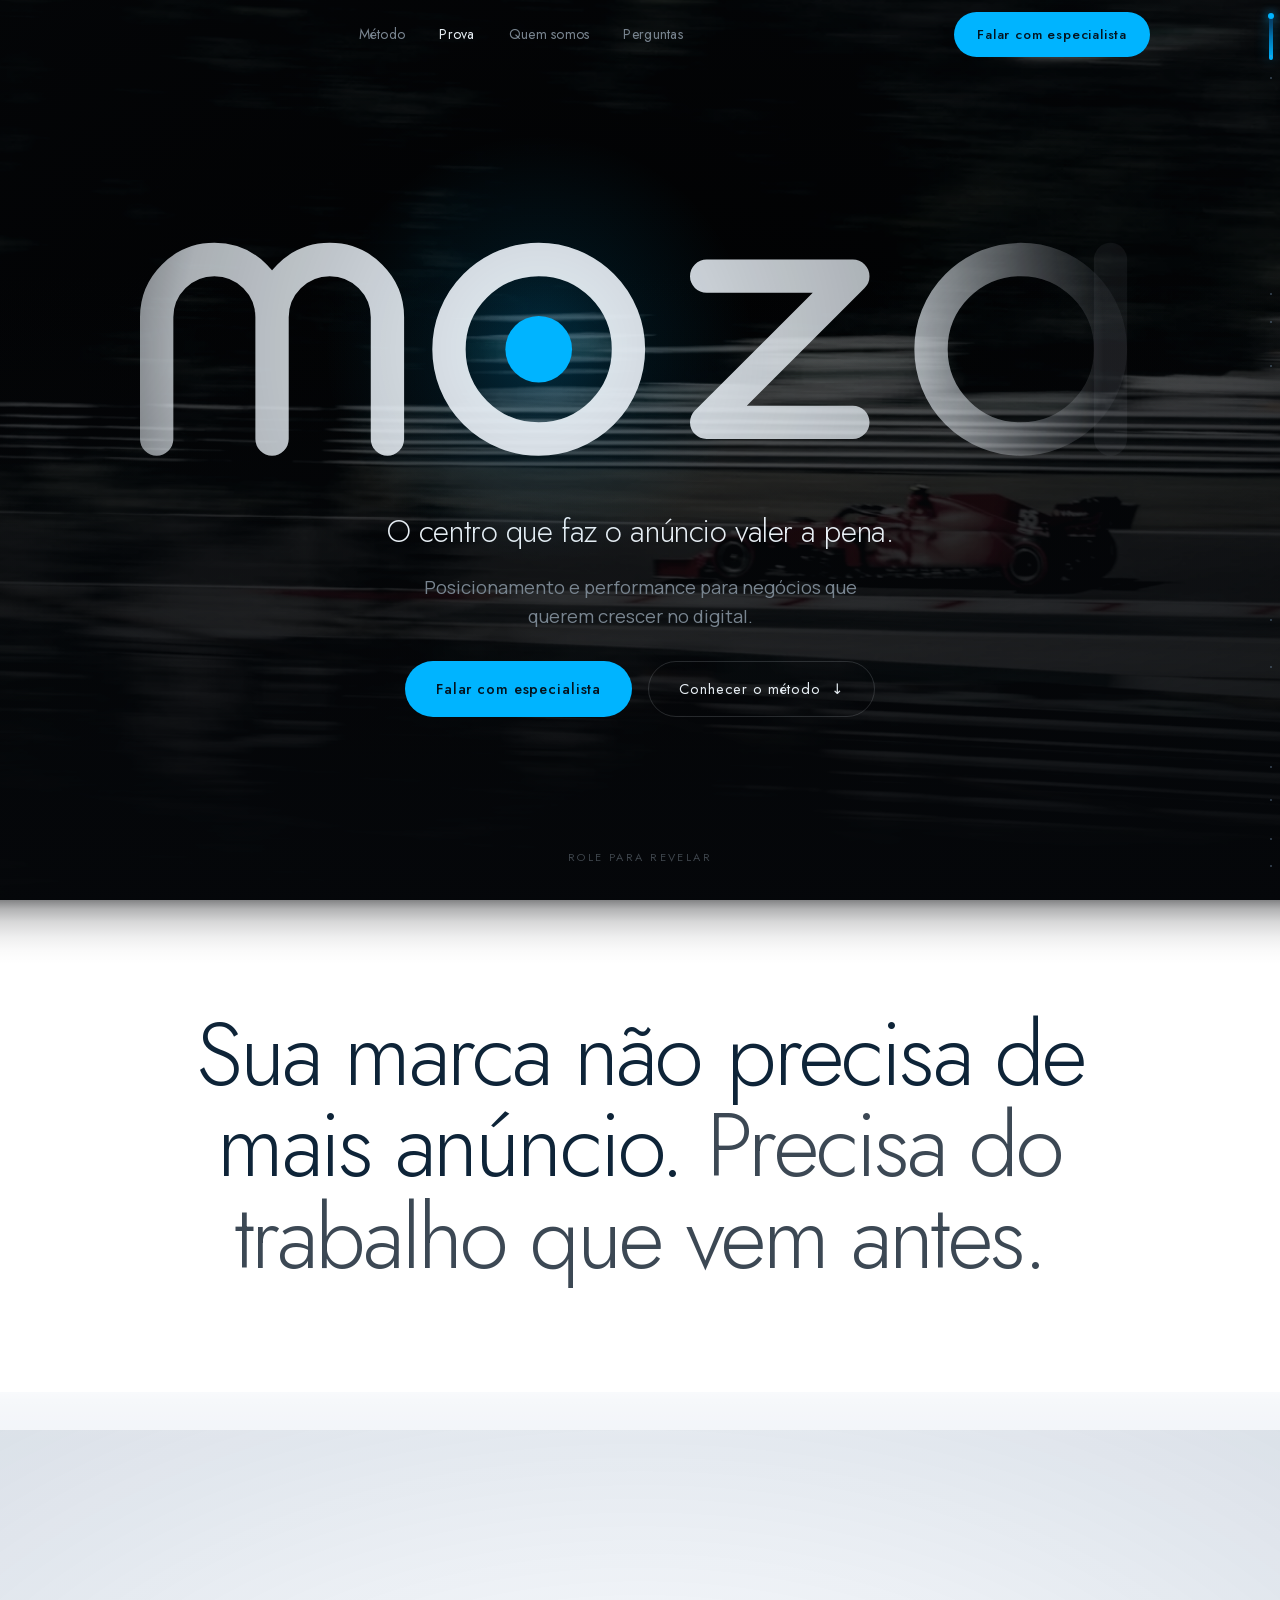
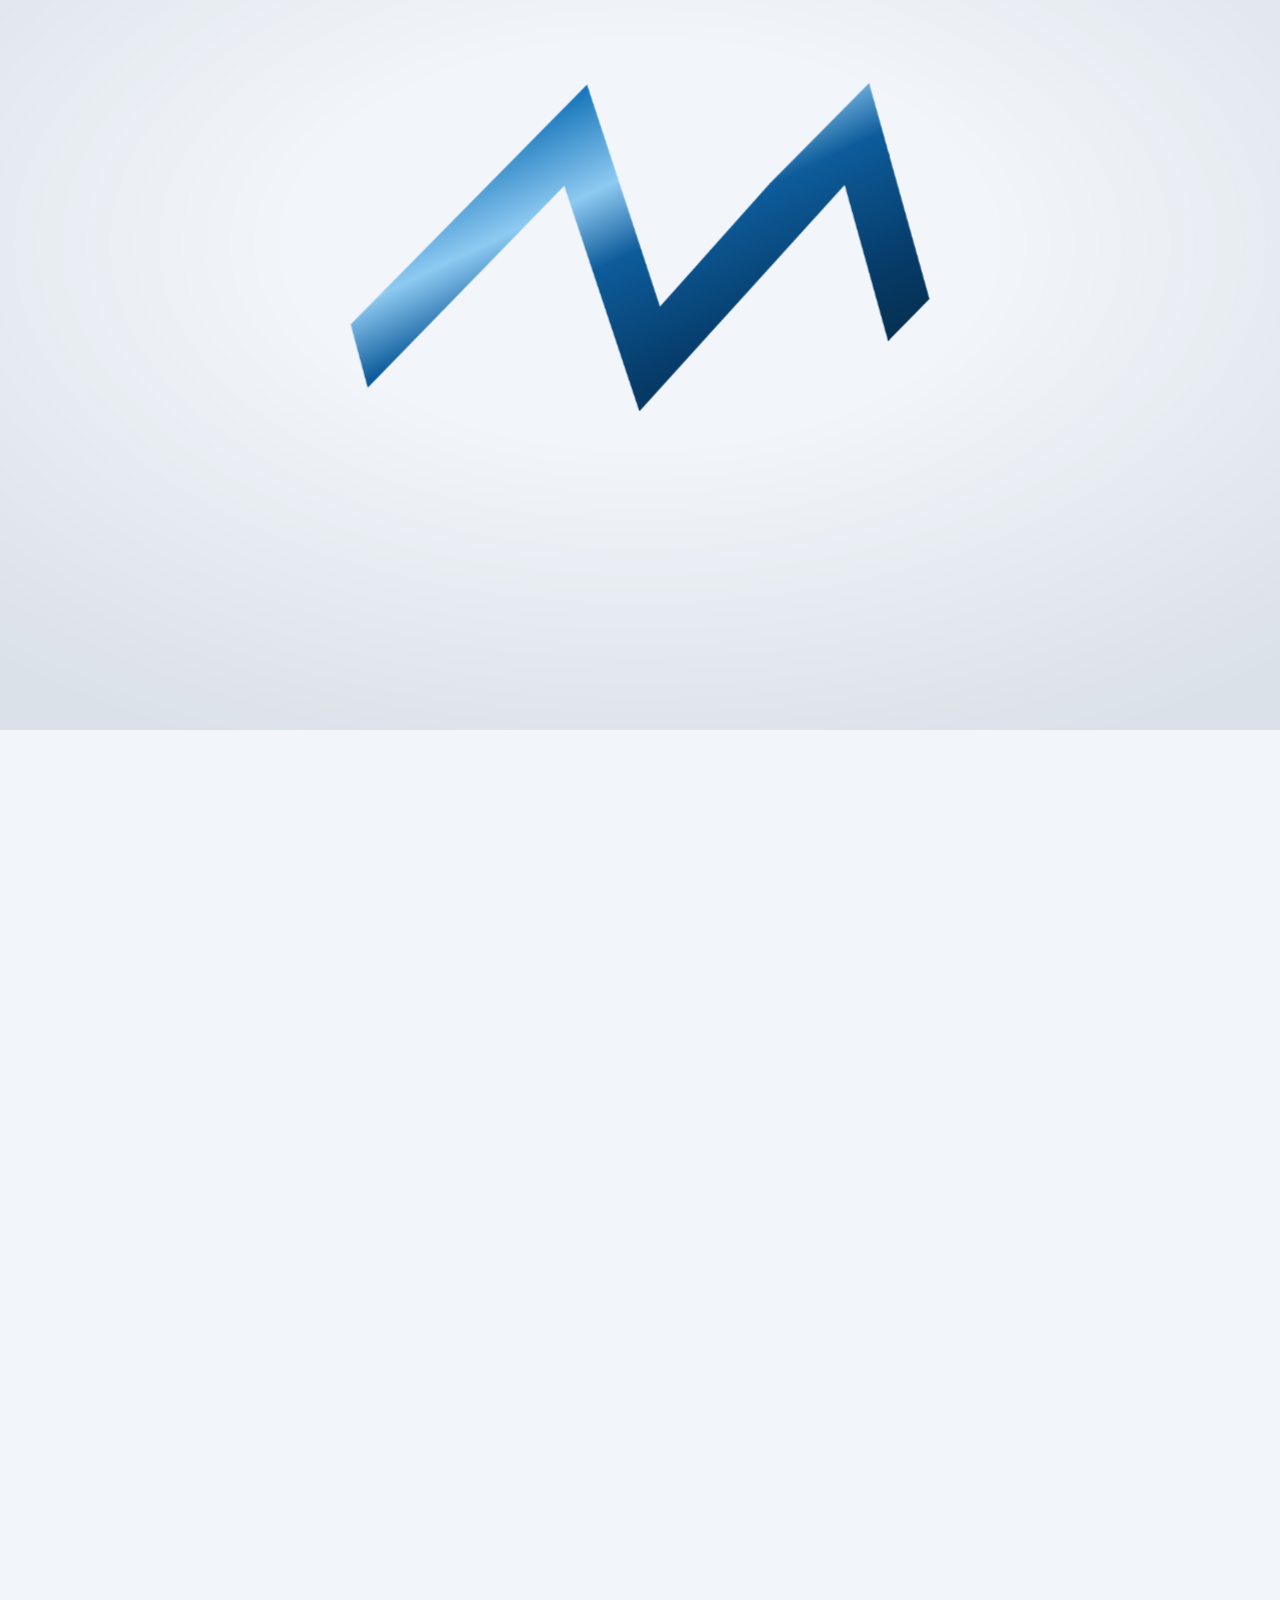
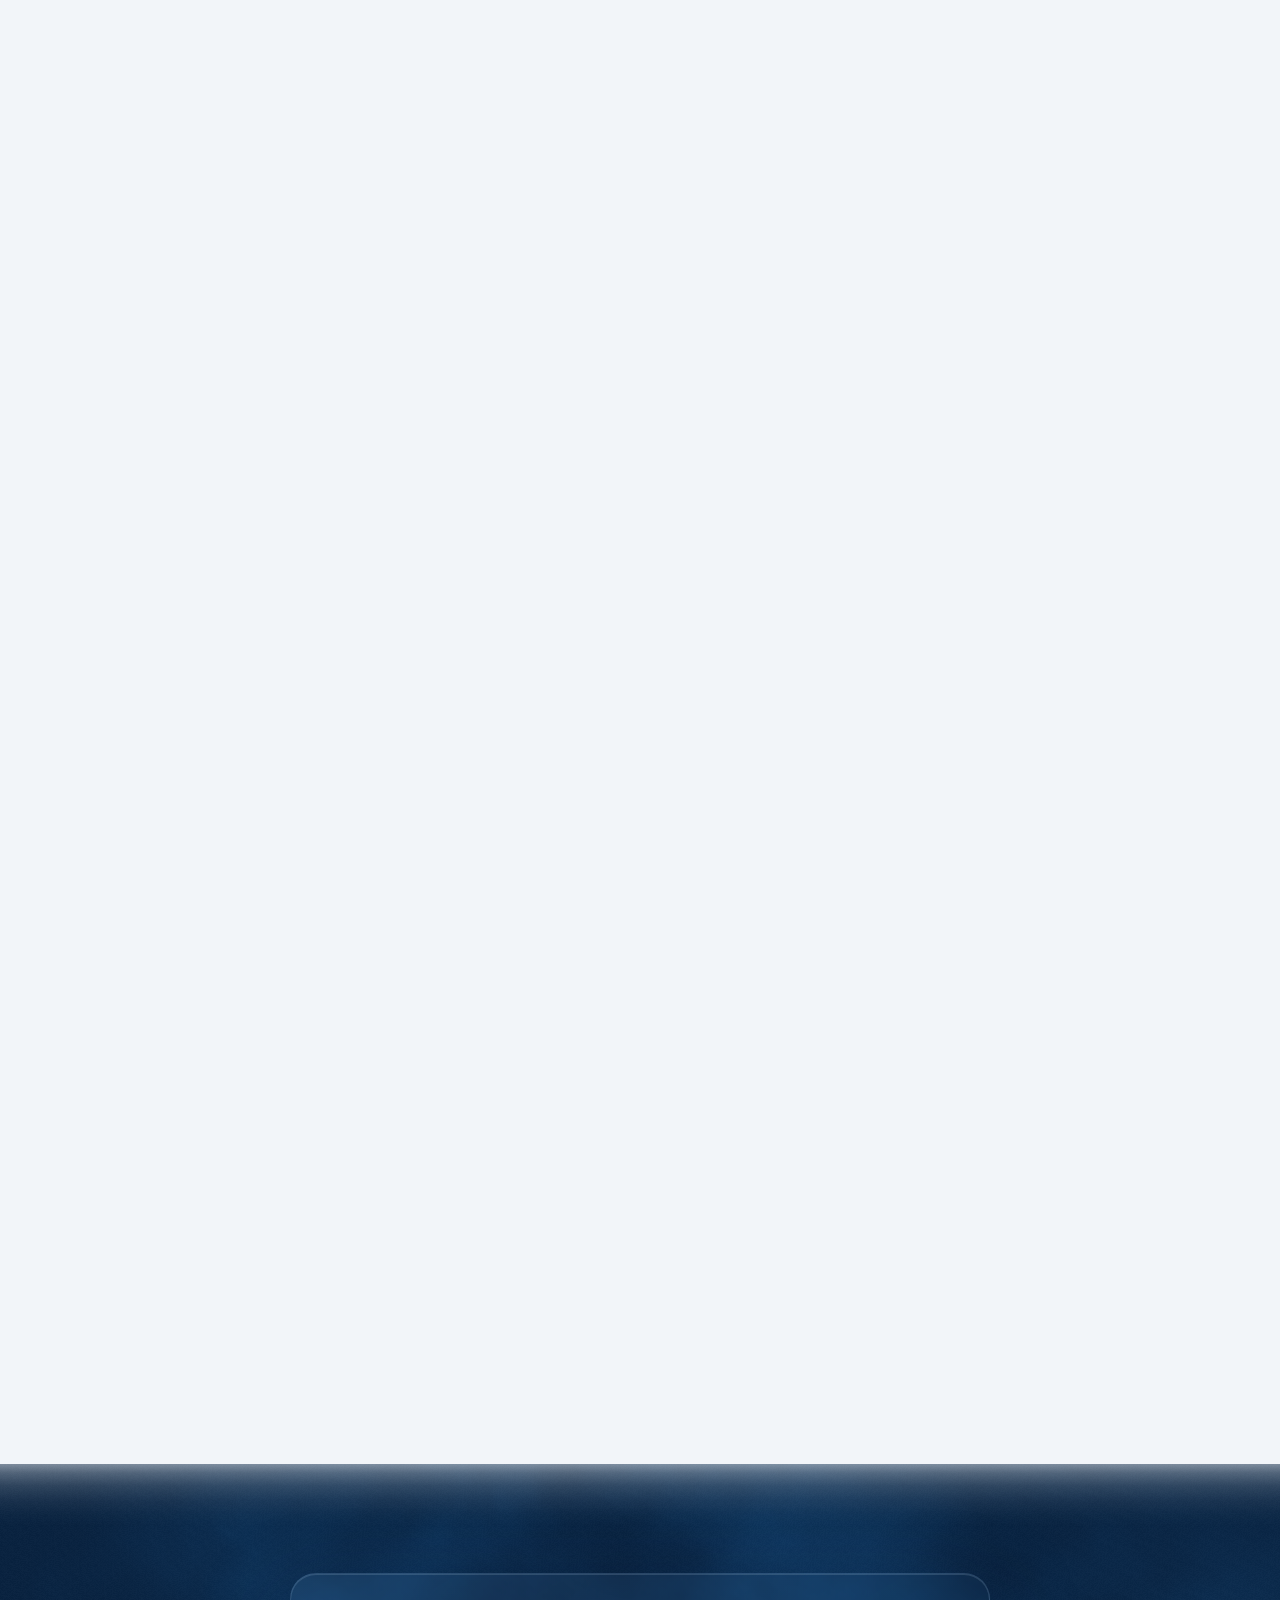
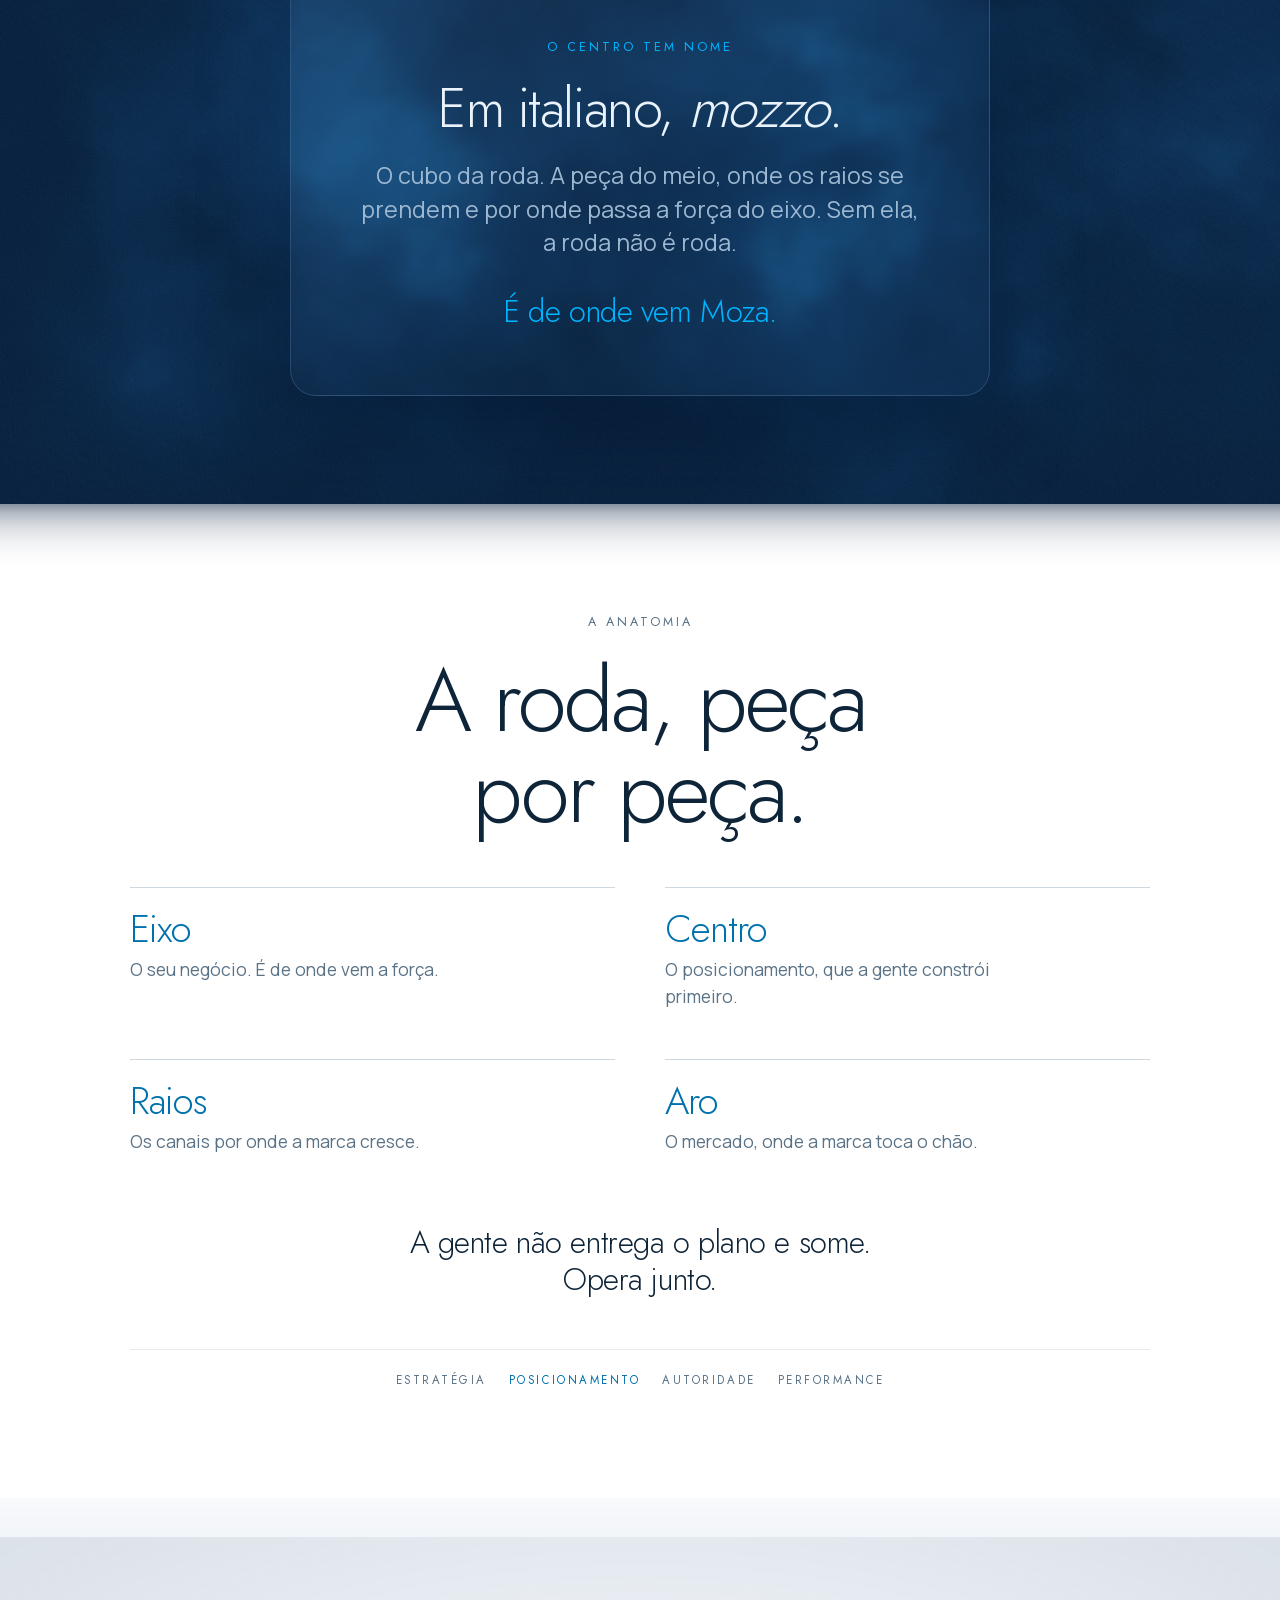
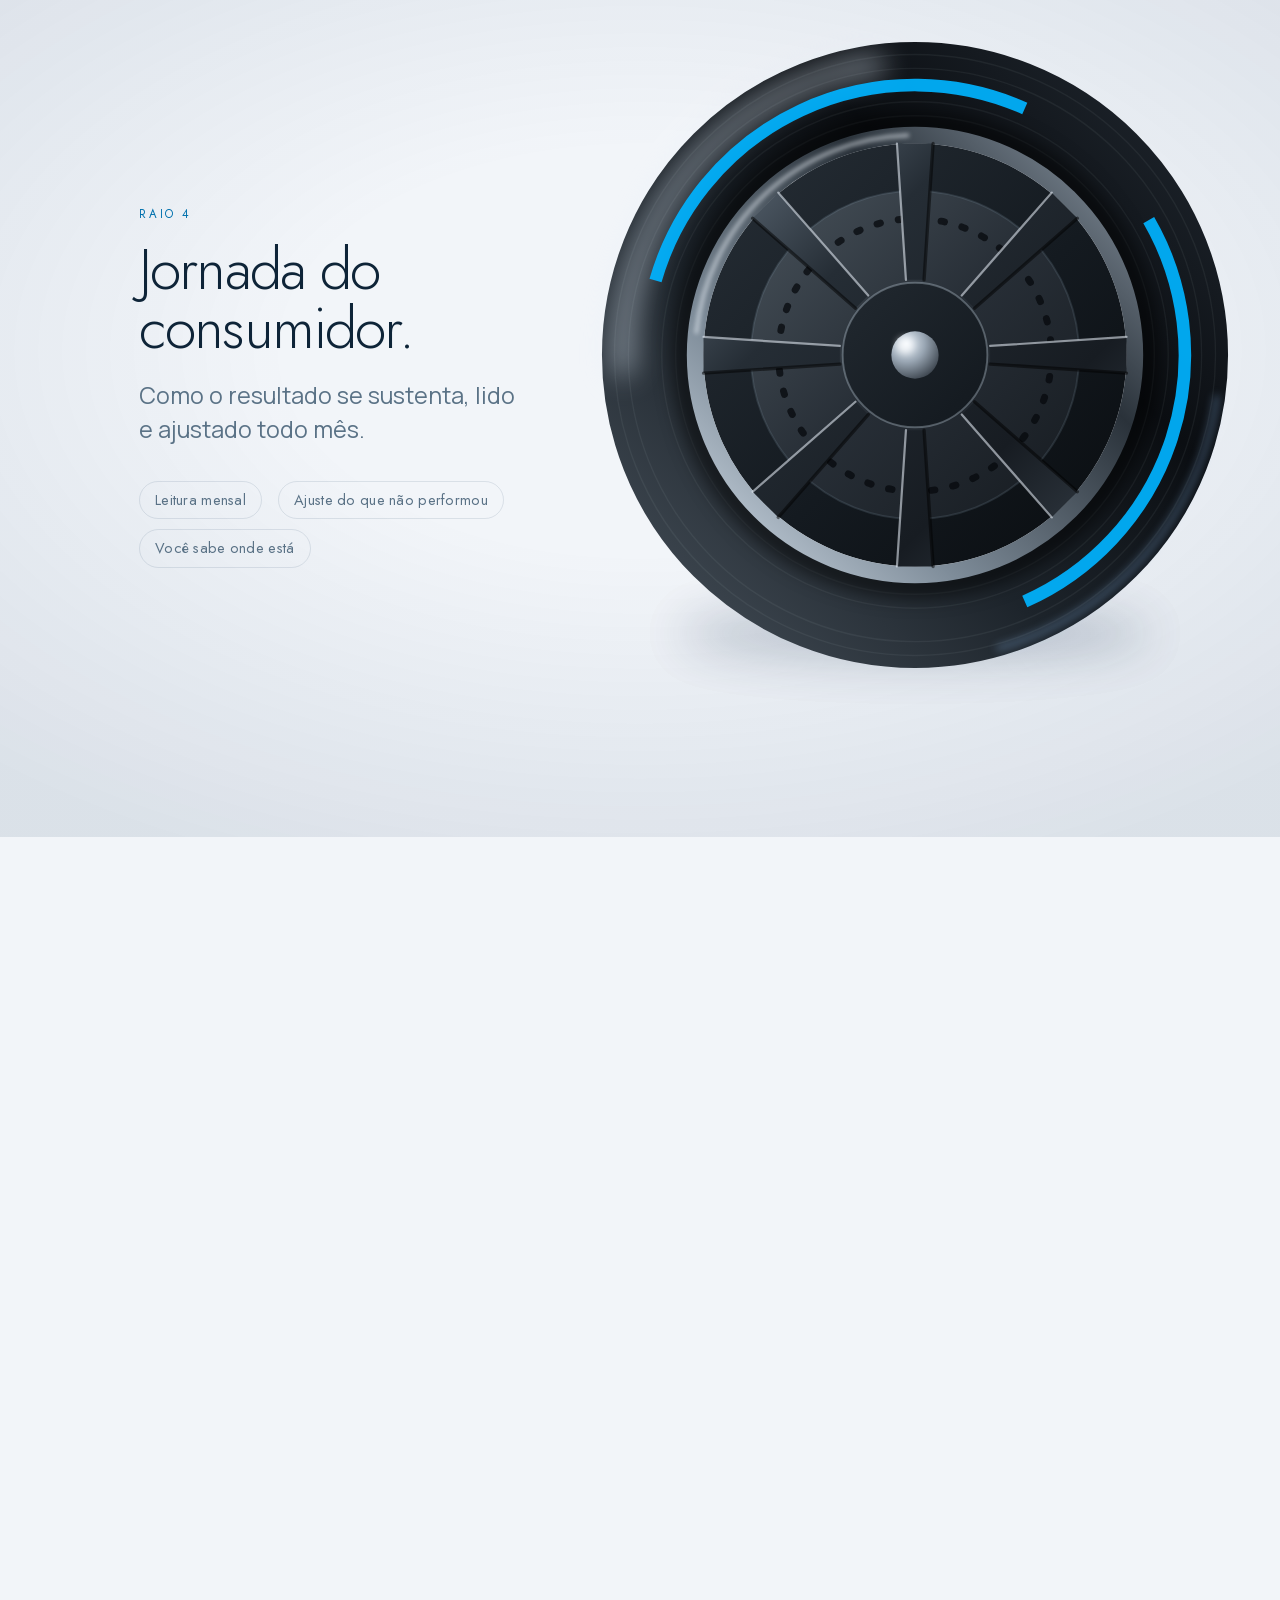
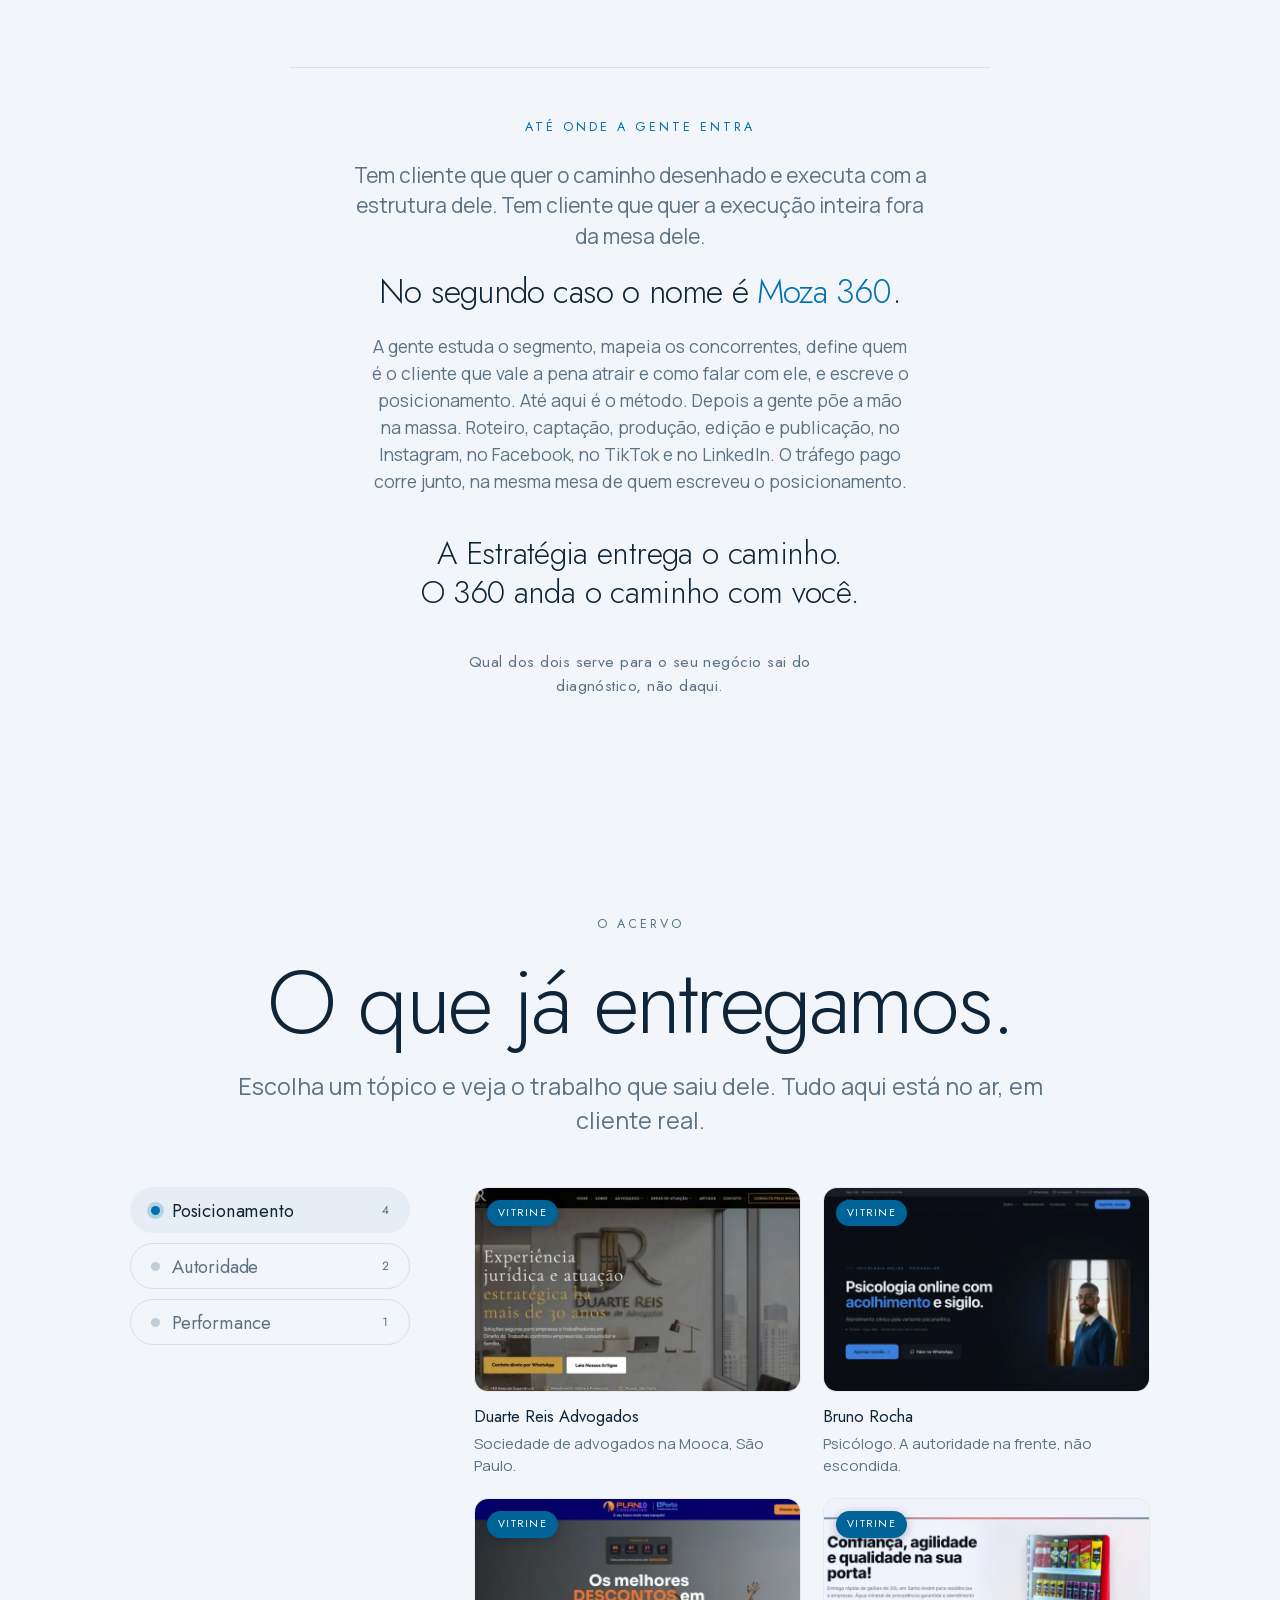
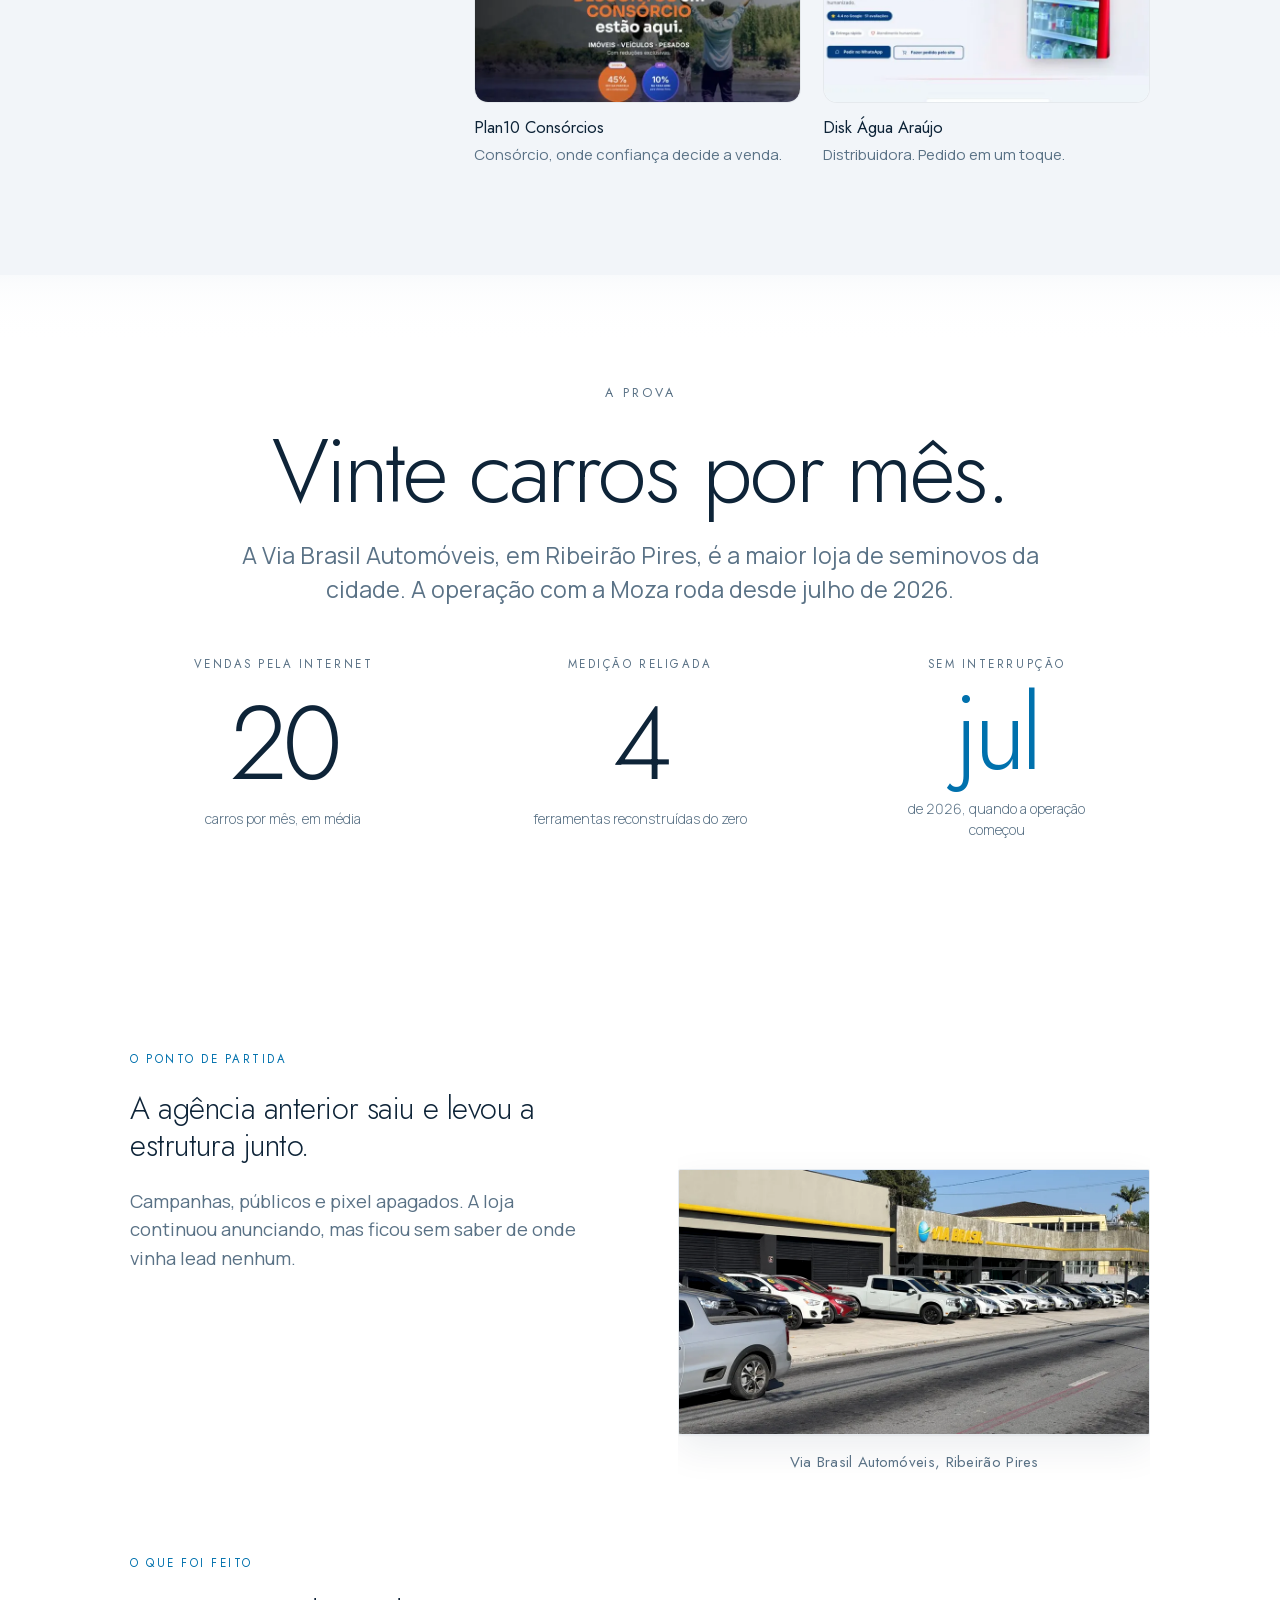
<file: public/index.html>
<!doctype html>
<html lang="pt-BR">
<head>
<meta charset="utf-8">
<meta name="viewport" content="width=device-width, initial-scale=1">
<title>Moza | Posicionamento e Performance</title>
<meta name="description" content="Posicionamento e performance para negócios que querem crescer no digital. A Moza constrói o centro da sua marca antes do anúncio e opera a performance todo mês, com acompanhamento real.">
<link rel="canonical" href="https://mozabr.com.br/">
<meta name="theme-color" content="#05070A">
<meta property="og:type" content="website">
<meta property="og:site_name" content="Moza">
<meta property="og:locale" content="pt_BR">
<meta property="og:url" content="https://mozabr.com.br/">
<meta property="og:title" content="Moza | Posicionamento e Performance">
<meta property="og:description" content="Posicionamento e performance para negócios que querem crescer no digital.">
<meta property="og:image" content="https://mozabr.com.br/assets/img/og-moza.png">
<meta property="og:image:width" content="1200">
<meta property="og:image:height" content="630">
<meta name="twitter:card" content="summary_large_image">
<meta name="twitter:title" content="Moza | Posicionamento e Performance">
<meta name="twitter:description" content="Posicionamento e performance para negócios que querem crescer no digital.">
<meta name="twitter:image" content="https://mozabr.com.br/assets/img/og-moza.png">
<link rel="icon" href="/favicon.ico" sizes="48x48">
<link rel="icon" href="assets/img/logo/favicon.svg" type="image/svg+xml">
<link rel="apple-touch-icon" href="assets/img/logo/favicon-180.png">
<link rel="preload" href="assets/fonts/jost-var.woff2" as="font" type="font/woff2" crossorigin>
<link rel="preload" href="assets/fonts/manrope-var.woff2" as="font" type="font/woff2" crossorigin>
<link rel="stylesheet" href="assets/css/moza.css">
<link rel="stylesheet" href="assets/css/site.css">
<script type="application/ld+json">
{"@context":"https://schema.org","@type":"ProfessionalService","name":"Moza Assessoria","alternateName":"Moza","url":"https://mozabr.com.br/","logo":"https://mozabr.com.br/assets/img/logo/moza-wordmark.svg","description":"Agência de posicionamento de marca. Constrói posicionamento, conteúdo e performance para negócios que querem crescer no digital.","email":"contato@mozabr.com.br","telephone":"+5511948779809","foundingDate":"2026","address":{"@type":"PostalAddress","addressLocality":"Santo André","addressRegion":"SP","addressCountry":"BR"},"areaServed":{"@type":"Country","name":"Brasil"},"sameAs":["https://www.instagram.com/mozassessoria/"]}
</script>
</head>
<body>

<a class="pular" href="#conteudo">Pular para o conteúdo</a>

<header class="topo" id="topo">
  <div class="env topo__linha">
    <a class="topo__marca" href="#topo" aria-label="Moza, início da página">
      <img class="naEscura" src="assets/img/logo/moza-wordmark.svg" alt="Moza" width="82" height="19">
      <img class="naClara" src="assets/img/logo/moza-wordmark-tinta.svg" alt="Moza" width="82" height="19">
    </a>
    <nav class="topo__nav" aria-label="Seções do site">
      <a href="#metodo">Método</a>
      <a href="#prova">Prova</a>
      <a href="#quem-somos">Quem somos</a>
      <a href="#perguntas">Perguntas</a>
    </nav>
    <a class="btn btn--primario topo__cta" href="https://wa.me/5511948779809?text=Quero%20entender%20o%20m%C3%A9todo%20da%20Moza" target="_blank" rel="noopener">Falar com especialista</a>
    <a class="topo__zap" href="https://wa.me/5511948779809?text=Quero%20entender%20o%20m%C3%A9todo%20da%20Moza" target="_blank" rel="noopener" aria-label="Falar com especialista no WhatsApp">
      <svg viewBox="0 0 24 24" fill="none" stroke="currentColor" stroke-width="1.6" aria-hidden="true"><path d="M20.5 11.6a8.4 8.4 0 0 1-12.3 7.4L3.5 20.5l1.5-4.6A8.4 8.4 0 1 1 20.5 11.6Z" stroke-linejoin="round"/><path d="M8.9 8.2c.5-.1.8 0 1 .4l.6 1.3c.1.3 0 .5-.2.7l-.4.5c-.1.2-.2.4 0 .7a6 6 0 0 0 2.4 2.3c.3.2.5.1.6 0l.5-.5c.2-.2.4-.3.7-.2l1.3.6c.4.2.5.5.4 1a2 2 0 0 1-2 1.4c-1.3 0-3.2-1-4.6-2.5-1.4-1.4-2.4-3.2-2.4-4.5a2 2 0 0 1 1.4-2Z" fill="currentColor" stroke="none"/></svg>
    </a>
  </div>
</header>

<main id="conteudo">

  <!-- HERO · a luz -->
  <section class="hero tom-preto" data-hero data-chao="#05070A" data-tom="escuro">
    <!-- Textura do hero: foto de Jan Zilla no Pexels (licença Pexels, uso
         comercial liberado). Panorâmica com arrasto: o fundo vira risco e o
         carro é o único ponto parado. Nenhuma marca sobrevive ao tratamento,
         que tira quase toda a cor. O original está em Fontes/. -->
    <picture class="hero__textura" aria-hidden="true">
      <source type="image/webp"
        srcset="assets/img/hero/pista-1024.webp 1024w, assets/img/hero/pista-1600.webp 1600w, assets/img/hero/pista-2400.webp 2400w"
        sizes="100vw">
      <img src="assets/img/hero/pista-1600.jpg"
        srcset="assets/img/hero/pista-1024.jpg 1024w, assets/img/hero/pista-1600.jpg 1600w, assets/img/hero/pista-2400.jpg 2400w"
        sizes="100vw" alt="" width="2400" height="1350" fetchpriority="high" decoding="async">
    </picture>
    <div class="marca" data-marca>
      <div class="marca__camada marca__camada--base" aria-hidden="true">
        <svg viewBox="0 0 780 176"><g transform="translate(13,-44)"><g class="marca__traco"><path d="M0,200 V105 a45,45 0 0 1 90,0 V200 M90,105 a45,45 0 0 1 90,0 V200"/><circle cx="298" cy="130" r="70"/><path d="M429,73 H543 L429,187 H543"/><circle cx="674" cy="130" r="70"/><path d="M744,60 V200"/></g></g></svg>
      </div>
      <div class="marca__brasa" aria-hidden="true"></div>
      <div class="marca__camada marca__camada--luz">
        <svg viewBox="0 0 780 176" role="img" aria-label="Moza"><title>Moza</title><g transform="translate(13,-44)"><g class="marca__traco"><path d="M0,200 V105 a45,45 0 0 1 90,0 V200 M90,105 a45,45 0 0 1 90,0 V200"/><circle cx="298" cy="130" r="70"/><path d="M429,73 H543 L429,187 H543"/><circle cx="674" cy="130" r="70"/><path d="M744,60 V200"/></g></g></svg>
      </div>
      <div class="marca__camada" aria-hidden="true">
        <svg viewBox="0 0 780 176"><circle class="marca__ponto" cx="311" cy="86" r="26"/></svg>
      </div>
    </div>

    <div class="hero__copy">
      <h1 class="sub">O centro que faz o anúncio valer a pena.</h1>
      <p class="corpo">Posicionamento e performance para negócios que querem crescer no digital.</p>
      <div class="hero__botoes">
        <a class="btn btn--primario" href="https://wa.me/5511948779809?text=Quero%20entender%20o%20m%C3%A9todo%20da%20Moza" target="_blank" rel="noopener">Falar com especialista</a>
        <a class="btn btn--fantasma" href="#metodo">Conhecer o método <span class="seta" aria-hidden="true">&darr;</span></a>
      </div>
    </div>
    <p class="hero__deixa">Role para revelar</p>
  </section>

  <!-- TESE -->
  <section class="secao tom-claro" data-chao="#FFFFFF" data-tom="claro">
    <div class="env">
      <p class="tela tese entra"><b>Sua marca não precisa de mais anúncio.</b>
      <span>Precisa do trabalho que vem antes.</span></p>
    </div>
  </section>

  <!-- O ESPELHO · narrativa do carrossel 02/05 -->
  <section class="secao secao--portal tom-cinza" data-chao="#F2F5F9" data-tom="claro">
    <!-- O PORTAL DO ESPELHO
         Abre no M, que vem de longe e passa por cima da câmera. Depois as três
         batidas do argumento atravessam a tela uma a uma, e atrás delas a roda
         se desenha: os raios aparecem, tremem, e o centro nunca vem. O vazio no
         meio é o argumento. O método, mais abaixo, é quem preenche ele. -->
    <div class="portal" data-portal data-portal-m="1" data-portal-passo="105">
      <div class="portal__palco">
        <div class="portal__bruma" aria-hidden="true"></div>
        <svg class="roda roda--oca" viewBox="0 0 460 460" aria-hidden="true">
          <ellipse class="roda__chao" cx="230" cy="430" rx="170" ry="20"/>
          <g class="roda__corpo">
            <circle class="roda__pneu" cx="230" cy="230" r="194"/>
            <circle class="roda__flanco" cx="230" cy="230" r="172"/>
            <circle class="roda__flanco" cx="230" cy="230" r="182"/>
            <circle class="roda__flanco" cx="230" cy="230" r="206"/>
            <circle class="roda__flanco" cx="230" cy="230" r="216"/>
            <path class="roda__brilhoPneu" d="M20.1,237.3 A210.0,210.0 0 0 1 200.8,22.0"/>
            <path class="roda__recorte" d="M446.9,260.5 A219.0,219.0 0 0 1 290.4,440.5"/>
            <circle class="roda__oclusao" cx="230" cy="230" r="166"/>
            <path class="roda__faixa" d="M43.5,176.5 A194.0,194.0 0 0 1 308.9,52.8"/>
            <path class="roda__faixa" d="M398.0,133.0 A194.0,194.0 0 0 1 308.9,407.2"/>
            <circle class="roda__poco" cx="230" cy="230" r="152"/>
            <circle class="roda__disco" cx="230" cy="230" r="118"/>
            <circle class="roda__furos" cx="230" cy="230" r="98"/>
            <circle class="roda__discoBorda" cx="230" cy="230" r="118"/>
            <circle class="roda__aro" cx="230" cy="230" r="158"/>
            <path class="roda__aroLuz" d="M72.9,213.5 A158.0,158.0 0 0 1 224.5,72.1"/>
            <g class="roda__par" style="--r:var(--r1,0)">
              <path class="roda__raio" d="M284.0,236.5 L382.0,243.0 L382.0,217.0 L284.0,223.5 Z"/>
              <path class="roda__raio" d="M176.0,223.5 L78.0,217.0 L78.0,243.0 L176.0,236.5 Z"/>
              <path class="roda__raioSombra" d="M284.0,236.5 L382.0,243.0"/>
              <path class="roda__raioLuz" d="M284.0,223.5 L382.0,217.0"/>
              <path class="roda__raioSombra" d="M176.0,236.5 L78.0,243.0"/>
              <path class="roda__raioLuz" d="M176.0,223.5 L78.0,217.0"/>
            </g>
            <g class="roda__par" style="--r:var(--r2,0)">
              <path class="roda__raio" d="M263.6,272.8 L328.3,346.7 L346.7,328.3 L272.8,263.6 Z"/>
              <path class="roda__raio" d="M196.4,187.2 L131.7,113.3 L113.3,131.7 L187.2,196.4 Z"/>
              <path class="roda__raioSombra" d="M272.8,263.6 L346.7,328.3"/>
              <path class="roda__raioLuz" d="M263.6,272.8 L328.3,346.7"/>
              <path class="roda__raioSombra" d="M187.2,196.4 L113.3,131.7"/>
              <path class="roda__raioLuz" d="M196.4,187.2 L131.7,113.3"/>
            </g>
            <g class="roda__par" style="--r:var(--r3,0)">
              <path class="roda__raio" d="M223.5,284.0 L217.0,382.0 L243.0,382.0 L236.5,284.0 Z"/>
              <path class="roda__raio" d="M236.5,176.0 L243.0,78.0 L217.0,78.0 L223.5,176.0 Z"/>
              <path class="roda__raioSombra" d="M236.5,284.0 L243.0,382.0"/>
              <path class="roda__raioLuz" d="M223.5,284.0 L217.0,382.0"/>
              <path class="roda__raioSombra" d="M236.5,176.0 L243.0,78.0"/>
              <path class="roda__raioLuz" d="M223.5,176.0 L217.0,78.0"/>
            </g>
            <g class="roda__par" style="--r:var(--r4,0)">
              <path class="roda__raio" d="M187.2,263.6 L113.3,328.3 L131.7,346.7 L196.4,272.8 Z"/>
              <path class="roda__raio" d="M272.8,196.4 L346.7,131.7 L328.3,113.3 L263.6,187.2 Z"/>
              <path class="roda__raioSombra" d="M196.4,272.8 L131.7,346.7"/>
              <path class="roda__raioLuz" d="M187.2,263.6 L113.3,328.3"/>
              <path class="roda__raioSombra" d="M272.8,196.4 L346.7,131.7"/>
              <path class="roda__raioLuz" d="M263.6,187.2 L328.3,113.3"/>
            </g>
            <circle class="roda__oco" cx="230" cy="230" r="52"/>
          </g>
        </svg>
        <svg class="marcaM portal__m" viewBox="0 0 1081 613" aria-hidden="true">
          <!-- Os gradientes moram aqui porque o portal existe em toda tela. No
               objeto travado eles sumiam no celular, que o esconde com
               display:none, e o M ficava sem tinta. -->
          <defs>
            <linearGradient id="aco" x1="0" y1="0" x2=".85" y2="1">
              <stop offset="0" stop-color="#093F70"/>
              <stop offset=".20" stop-color="#2E9BE0"/>
              <stop offset=".40" stop-color="#DCEEFF"/>
              <stop offset=".54" stop-color="#1B7CC4"/>
              <stop offset=".76" stop-color="#0A5591"/>
              <stop offset="1" stop-color="#08365F"/>
            </linearGradient>
            <linearGradient id="acoClaro" x1="0" y1="0" x2=".85" y2="1">
              <stop offset="0" stop-color="#062A4E"/>
              <stop offset=".20" stop-color="#1272B8"/>
              <stop offset=".40" stop-color="#8FCBF2"/>
              <stop offset=".54" stop-color="#0E5C9B"/>
              <stop offset=".76" stop-color="#073E6D"/>
              <stop offset="1" stop-color="#052842"/>
            </linearGradient>
            <linearGradient id="luzPneu" gradientUnits="userSpaceOnUse" x1="67" y1="67" x2="393" y2="393">
                <stop offset="0" stop-color="#3A434C"/>
                <stop offset="0.34" stop-color="#1D242B"/>
                <stop offset="0.7" stop-color="#0B0E12"/>
                <stop offset="1" stop-color="#1A2027"/>
            </linearGradient>
            <linearGradient id="luzAro" gradientUnits="userSpaceOnUse" x1="67" y1="67" x2="393" y2="393">
                <stop offset="0" stop-color="#D6E1EC"/>
                <stop offset="0.3" stop-color="#7E8C99"/>
                <stop offset="0.66" stop-color="#2A323A"/>
                <stop offset="1" stop-color="#93A0AD"/>
            </linearGradient>
            <linearGradient id="luzRaio" gradientUnits="userSpaceOnUse" x1="67" y1="67" x2="393" y2="393">
                <stop offset="0" stop-color="#6E7C8A"/>
                <stop offset="0.32" stop-color="#252D35"/>
                <stop offset="0.7" stop-color="#171C22"/>
                <stop offset="1" stop-color="#3C4650"/>
            </linearGradient>
            <linearGradient id="luzPoco" gradientUnits="userSpaceOnUse" x1="67" y1="67" x2="393" y2="393">
                <stop offset="0" stop-color="#283038"/>
                <stop offset="0.55" stop-color="#141A20"/>
                <stop offset="1" stop-color="#080B0E"/>
            </linearGradient>
            <linearGradient id="luzDisco" gradientUnits="userSpaceOnUse" x1="67" y1="67" x2="393" y2="393">
                <stop offset="0" stop-color="#556069"/>
                <stop offset="0.5" stop-color="#272E36"/>
                <stop offset="1" stop-color="#0F1317"/>
            </linearGradient>
            <linearGradient id="luzCubo" gradientUnits="userSpaceOnUse" x1="67" y1="67" x2="393" y2="393">
                <stop offset="0" stop-color="#323B44"/>
                <stop offset="0.6" stop-color="#151B21"/>
                <stop offset="1" stop-color="#0A0D11"/>
            </linearGradient>
            <radialGradient id="porcaG" cx=".32" cy=".26" r=".85">
              <stop offset="0" stop-color="#EAF2FA"/>
              <stop offset=".45" stop-color="#9AA7B4"/>
              <stop offset="1" stop-color="#333B44"/>
            </radialGradient>
          </defs>
          <path fill="url(#aco)" d="M 0,450.56 L 31.88,568.97 L 398.88,191.66 L 539.22,613 L 922.62,190.09 L 1003.79,481.69 L 1081,402.96 L 968.23,0 L 783.86,186.18 L 577.65,417.39 L 441.47,2.66 Z"/>
        </svg>
        <div class="portal__luz" aria-hidden="true"></div>

        <div class="portal__cena">
          <p class="etiqueta">O espelho</p>
          <h2 class="tela" style="margin-top:var(--s3);max-width:13ch">Toda roda tem raios.</h2>
          <p class="corpo corpo--g" style="margin-top:var(--s3);max-width:42ch;margin-inline:auto">Você
          sobe campanha, o clique vem, o cliente não. O problema quase nunca está no criativo.</p>
        </div>

        <div class="portal__cena" data-roda="raios">
          <h3 class="tela tela--m">Todo mundo mexe nos raios.</h3>
          <p class="corpo corpo--g" style="margin-top:var(--s3);max-width:44ch;margin-inline:auto">Troca
          o criativo, troca a oferta, troca o direcionamento. É onde a mão alcança, e é o que todo
          mundo faz quando o resultado não vem.</p>
        </div>

        <div class="portal__cena" data-roda="bamba">
          <h3 class="tela tela--m">E a roda continua instável.</h3>
          <p class="corpo corpo--g" style="margin-top:var(--s3);max-width:44ch;margin-inline:auto">Porque
          cada raio puxa para um lado, e nenhum deles sustenta os outros. Mexer em raio solto não
          estabiliza roda nenhuma.</p>
        </div>

        <div class="portal__cena" data-roda="oco">
          <h3 class="tela tela--m">Mas, e o centro?</h3>
          <p class="corpo corpo--g" style="margin-top:var(--s3);max-width:44ch;margin-inline:auto">Ninguém
          construiu a peça que segura tudo. Sem ela a roda gira, gasta verba, e não sai do lugar.</p>
        </div>
      </div>
    </div>
  </section>

  <!-- O NOME · carrossel 03/05 -->
  <section class="secao tom-azul campo" id="nome" data-chao="#0A2340" data-tom="escuro"
           data-campo data-campo-a="#0A2340" data-campo-b="#123F6B" data-campo-c="#1E6FA8" data-campo-forca="0.9">
    <div class="env env--estreito">
      <div class="vidro centro entra">
        <p class="etiqueta etiqueta--ciano">O centro tem nome</p>
        <h2 class="titulo" style="margin-top:var(--s3);max-width:15ch">Em italiano, <em style="font-style:italic">mozzo</em>.</h2>
        <p class="corpo corpo--g" style="margin-top:var(--s3);max-width:42ch">O cubo da roda. A peça
        do meio, onde os raios se prendem e por onde passa a força do eixo. Sem ela, a roda não é roda.</p>
        <p class="sub" style="margin-top:var(--s4);color:var(--ciano)">É de onde vem Moza.</p>
      </div>
    </div>
  </section>

  <!-- AS PEÇAS DA RODA · carrossel 04/05 -->
  <section class="secao tom-claro" id="pecas" data-chao="#FFFFFF" data-tom="claro">
    <div class="env">
      <div class="centro entra">
        <p class="etiqueta">A anatomia</p>
        <h2 class="tela" style="margin-top:var(--s3);max-width:15ch">A roda, peça por peça.</h2>
      </div>
      <div class="pecas">
        <article class="peca entra"><h3>Eixo</h3><p>O seu negócio. É de onde vem a força.</p></article>
        <article class="peca entra"><h3>Centro</h3><p>O posicionamento, que a gente constrói primeiro.</p></article>
        <article class="peca entra"><h3>Raios</h3><p>Os canais por onde a marca cresce.</p></article>
        <article class="peca entra"><h3>Aro</h3><p>O mercado, onde a marca toca o chão.</p></article>
      </div>
      <p class="sub entra" style="margin-top:clamp(var(--s5),7vw,var(--s6));text-align:center;max-width:30ch;margin-inline:auto">
      A gente não entrega o plano e some. Opera junto.</p>
      <div class="trilha" aria-hidden="true">
        <span>Estratégia</span><span data-aceso>Posicionamento</span><span>Autoridade</span><span>Performance</span>
      </div>
    </div>
  </section>

  <!-- O MÉTODO -->
  <section class="secao secao--portal tom-cinza" id="metodo" data-chao="#F2F5F9" data-tom="claro">
    <!-- O PORTAL DO MÉTODO
         A outra metade da história do espelho. Lá a roda aparece sem centro; aqui
         o centro é a primeira coisa a existir, e cada raio se prende nele na
         ordem em que a gente trabalha. A mesma mecânica, o argumento oposto. -->
    <div class="portal" data-portal data-portal-passo="90">
      <div class="portal__palco">
        <div class="portal__bruma" aria-hidden="true"></div>
        <svg class="roda roda--monta" viewBox="0 0 460 460" aria-hidden="true">
          <ellipse class="roda__chao" cx="230" cy="430" rx="170" ry="20"/>
          <g class="roda__corpo">
            <circle class="roda__pneu" cx="230" cy="230" r="194"/>
            <circle class="roda__flanco" cx="230" cy="230" r="172"/>
            <circle class="roda__flanco" cx="230" cy="230" r="182"/>
            <circle class="roda__flanco" cx="230" cy="230" r="206"/>
            <circle class="roda__flanco" cx="230" cy="230" r="216"/>
            <path class="roda__brilhoPneu" d="M20.1,237.3 A210.0,210.0 0 0 1 200.8,22.0"/>
            <path class="roda__recorte" d="M446.9,260.5 A219.0,219.0 0 0 1 290.4,440.5"/>
            <circle class="roda__oclusao" cx="230" cy="230" r="166"/>
            <path class="roda__faixa" d="M43.5,176.5 A194.0,194.0 0 0 1 308.9,52.8"/>
            <path class="roda__faixa" d="M398.0,133.0 A194.0,194.0 0 0 1 308.9,407.2"/>
            <circle class="roda__poco" cx="230" cy="230" r="152"/>
            <circle class="roda__disco" cx="230" cy="230" r="118"/>
            <circle class="roda__furos" cx="230" cy="230" r="98"/>
            <circle class="roda__discoBorda" cx="230" cy="230" r="118"/>
            <circle class="roda__aro" cx="230" cy="230" r="158"/>
            <path class="roda__aroLuz" d="M72.9,213.5 A158.0,158.0 0 0 1 224.5,72.1"/>
            <g class="roda__par" style="--r:var(--r1,0)">
              <path class="roda__raio" d="M284.0,236.5 L382.0,243.0 L382.0,217.0 L284.0,223.5 Z"/>
              <path class="roda__raio" d="M176.0,223.5 L78.0,217.0 L78.0,243.0 L176.0,236.5 Z"/>
              <path class="roda__raioSombra" d="M284.0,236.5 L382.0,243.0"/>
              <path class="roda__raioLuz" d="M284.0,223.5 L382.0,217.0"/>
              <path class="roda__raioSombra" d="M176.0,236.5 L78.0,243.0"/>
              <path class="roda__raioLuz" d="M176.0,223.5 L78.0,217.0"/>
            </g>
            <g class="roda__par" style="--r:var(--r2,0)">
              <path class="roda__raio" d="M263.6,272.8 L328.3,346.7 L346.7,328.3 L272.8,263.6 Z"/>
              <path class="roda__raio" d="M196.4,187.2 L131.7,113.3 L113.3,131.7 L187.2,196.4 Z"/>
              <path class="roda__raioSombra" d="M272.8,263.6 L346.7,328.3"/>
              <path class="roda__raioLuz" d="M263.6,272.8 L328.3,346.7"/>
              <path class="roda__raioSombra" d="M187.2,196.4 L113.3,131.7"/>
              <path class="roda__raioLuz" d="M196.4,187.2 L131.7,113.3"/>
            </g>
            <g class="roda__par" style="--r:var(--r3,0)">
              <path class="roda__raio" d="M223.5,284.0 L217.0,382.0 L243.0,382.0 L236.5,284.0 Z"/>
              <path class="roda__raio" d="M236.5,176.0 L243.0,78.0 L217.0,78.0 L223.5,176.0 Z"/>
              <path class="roda__raioSombra" d="M236.5,284.0 L243.0,382.0"/>
              <path class="roda__raioLuz" d="M223.5,284.0 L217.0,382.0"/>
              <path class="roda__raioSombra" d="M236.5,176.0 L243.0,78.0"/>
              <path class="roda__raioLuz" d="M223.5,176.0 L217.0,78.0"/>
            </g>
            <g class="roda__par" style="--r:var(--r4,0)">
              <path class="roda__raio" d="M187.2,263.6 L113.3,328.3 L131.7,346.7 L196.4,272.8 Z"/>
              <path class="roda__raio" d="M272.8,196.4 L346.7,131.7 L328.3,113.3 L263.6,187.2 Z"/>
              <path class="roda__raioSombra" d="M196.4,272.8 L131.7,346.7"/>
              <path class="roda__raioLuz" d="M187.2,263.6 L113.3,328.3"/>
              <path class="roda__raioSombra" d="M272.8,196.4 L346.7,131.7"/>
              <path class="roda__raioLuz" d="M263.6,187.2 L328.3,113.3"/>
            </g>
            <circle class="roda__cubo" cx="230" cy="230" r="52"/>
            <circle class="roda__cuboLuz" cx="230" cy="230" r="52"/>
            <circle class="roda__porca" cx="230" cy="230" r="17"/>
            <circle class="roda__porcaLuz" cx="223" cy="223" r="6"/>
          </g>
        </svg>
        <div class="portal__luz" aria-hidden="true"></div>

        <div class="portal__cena">
          <p class="etiqueta">O método</p>
          <h2 class="tela" style="margin-top:var(--s3);max-width:14ch">Cinco etapas. Uma ordem.</h2>
          <p class="corpo corpo--g" style="margin-top:var(--s3);max-width:46ch;margin-inline:auto">O
          Diagnóstico é o centro: é onde a gente mede onde a sua marca está antes de qualquer
          investimento. As outras quatro são os raios que se prendem nele.</p>
        </div>

        <div class="portal__cena" data-roda="0">
          <p class="etapa__papel">Centro</p>
          <h3 class="tela tela--m" style="margin-top:var(--s2)">Diagnóstico.</h3>
          <p class="corpo corpo--g" style="margin-top:var(--s3);max-width:42ch;margin-inline:auto">Onde a sua marca está hoje, medido antes de qualquer investimento.</p>
          <ul class="etapa__itens" style="margin-top:var(--s4)"><li>Mapa mental ao vivo</li><li>Leitura dos canais</li><li>Ponto de partida escrito</li></ul>
        </div>

        <div class="portal__cena" data-roda="1">
          <p class="etapa__papel">Raio 1</p>
          <h3 class="tela tela--m" style="margin-top:var(--s2)">Posicionamento.</h3>
          <p class="corpo corpo--g" style="margin-top:var(--s3);max-width:42ch;margin-inline:auto">Como a sua marca aparece quando alguém pesquisa antes de comprar.</p>
          <ul class="etapa__itens" style="margin-top:var(--s4)"><li>Mensagem e promessa</li><li>Identidade</li><li>Vitrine digital</li></ul>
        </div>

        <div class="portal__cena" data-roda="2">
          <p class="etapa__papel">Raio 2</p>
          <h3 class="tela tela--m" style="margin-top:var(--s2)">Conteúdo que atrai.</h3>
          <p class="corpo corpo--g" style="margin-top:var(--s3);max-width:42ch;margin-inline:auto">Como chega gente nova todo dia, com conteúdo e alcance.</p>
          <ul class="etapa__itens" style="margin-top:var(--s4)"><li>Linha editorial</li><li>Roteiro e pauta</li><li>Ritmo de publicação</li></ul>
        </div>

        <div class="portal__cena" data-roda="3">
          <p class="etapa__papel">Raio 3</p>
          <h3 class="tela tela--m" style="margin-top:var(--s2)">Venda.</h3>
          <p class="corpo corpo--g" style="margin-top:var(--s3);max-width:42ch;margin-inline:auto">Como interesse vira cliente, com estrutura e oferta certas.</p>
          <ul class="etapa__itens" style="margin-top:var(--s4)"><li>Oferta e argumento</li><li>Caminho até o fechamento</li><li>Tráfego pago</li></ul>
        </div>

        <div class="portal__cena" data-roda="4">
          <p class="etapa__papel">Raio 4</p>
          <h3 class="tela tela--m" style="margin-top:var(--s2)">Jornada do consumidor.</h3>
          <p class="corpo corpo--g" style="margin-top:var(--s3);max-width:42ch;margin-inline:auto">Como o resultado se sustenta, lido e ajustado todo mês.</p>
          <ul class="etapa__itens" style="margin-top:var(--s4)"><li>Leitura mensal</li><li>Ajuste do que não performou</li><li>Você sabe onde está</li></ul>
        </div>
      </div>
    </div>
    <div class="env">
      <!-- Até onde a gente entra · copy de marca/rebranding/fontes/copy-360-site.md
           Entra DENTRO do método de propósito, depois das cinco etapas. Não é
           card de plano ao lado da Estratégia e não cria âncora: isso reabriria
           a comparação que a arquitetura fechou. -->
      <div class="entrega entra" id="entrega">
        <p class="etiqueta etiqueta--ciano">Até onde a gente entra</p>
        <p class="entrega__abre">Tem cliente que quer o caminho desenhado e executa com a estrutura
        dele. Tem cliente que quer a execução inteira fora da mesa dele.</p>
        <p class="entrega__nome">No segundo caso o nome é <em>Moza 360</em>.</p>
        <p class="entrega__corpo">A gente estuda o segmento, mapeia os concorrentes, define quem é o
        cliente que vale a pena atrair e como falar com ele, e escreve o posicionamento. Até aqui é o método. Depois a gente põe a mão na
        massa. Roteiro, captação, produção, edição e publicação, no Instagram, no Facebook, no TikTok e no
        LinkedIn. O tráfego pago corre junto, na mesma mesa de quem escreveu o posicionamento.</p>
        <p class="entrega__pivo">A Estratégia entrega o caminho.<br>O 360 anda o caminho com você.</p>
        <p class="entrega__saida">Qual dos dois serve para o seu negócio sai do diagnóstico, não daqui.</p>
      </div>
    </div>
  </section>


  <!-- O ACERVO · o que já entregamos, por tópico -->
  <section class="secao tom-cinza" id="acervo" data-chao="#F2F5F9" data-tom="claro">
    <div class="env">
      <div class="centro entra">
        <p class="etiqueta">O acervo</p>
        <h2 class="tela" style="margin-top:var(--s3);max-width:15ch">O que já entregamos.</h2>
        <p class="corpo corpo--g" style="margin-top:var(--s3)">Escolha um tópico e veja o trabalho
        que saiu dele. Tudo aqui está no ar, em cliente real.</p>
      </div>
      <div class="acervo entra">
        <ul class="acervo__lista" role="tablist" aria-label="Tópicos do acervo">
        <li><button class="aba" role="tab" id="aba-0" aria-controls="grp-0" aria-selected="true" style="--tomAba:#0071AD"><i></i>Posicionamento<b>4</b></button></li>
        <li><button class="aba" role="tab" id="aba-1" aria-controls="grp-1" aria-selected="false" style="--tomAba:#0096DC"><i></i>Autoridade<b>2</b></button></li>
        <li><button class="aba" role="tab" id="aba-2" aria-controls="grp-2" aria-selected="false" style="--tomAba:#00B4FF"><i></i>Performance<b>1</b></button></li>
        </ul>
        <div class="acervo__painel">
        <div class="acervo__grupo" role="tabpanel" id="grp-0" aria-labelledby="aba-0" style="--tomAba:#0071AD" data-vivo>
          <figure class="obraCard">
            <picture>
              <p class="obraCard__tag">Vitrine</p>
              <source type="image/webp" srcset="assets/img/obra/site-duarte-reis-720.webp 720w, assets/img/obra/site-duarte-reis-1280.webp 1280w" sizes="(min-width:900px) 34vw, 92vw">
              <img src="assets/img/obra/site-duarte-reis-720.jpg" srcset="assets/img/obra/site-duarte-reis-720.jpg 720w, assets/img/obra/site-duarte-reis-1280.jpg 1280w" sizes="(min-width:900px) 34vw, 92vw" width="1280" height="800" loading="lazy" decoding="async" style="object-position:50% 0" alt="Duarte Reis Advogados">
            </picture>
            <figcaption><p class="obraCard__nome">Duarte Reis Advogados</p><p class="obraCard__linha">Sociedade de advogados na Mooca, São Paulo.</p></figcaption>
          </figure>
          <figure class="obraCard">
            <picture>
              <p class="obraCard__tag">Vitrine</p>
              <source type="image/webp" srcset="assets/img/obra/site-bruno-rocha-720.webp 720w, assets/img/obra/site-bruno-rocha-1280.webp 1280w" sizes="(min-width:900px) 34vw, 92vw">
              <img src="assets/img/obra/site-bruno-rocha-720.jpg" srcset="assets/img/obra/site-bruno-rocha-720.jpg 720w, assets/img/obra/site-bruno-rocha-1280.jpg 1280w" sizes="(min-width:900px) 34vw, 92vw" width="1280" height="800" loading="lazy" decoding="async" style="object-position:50% 0" alt="Bruno Rocha">
            </picture>
            <figcaption><p class="obraCard__nome">Bruno Rocha</p><p class="obraCard__linha">Psicólogo. A autoridade na frente, não escondida.</p></figcaption>
          </figure>
          <figure class="obraCard">
            <picture>
              <p class="obraCard__tag">Vitrine</p>
              <source type="image/webp" srcset="assets/img/obra/site-plan10-720.webp 720w, assets/img/obra/site-plan10-1280.webp 1280w" sizes="(min-width:900px) 34vw, 92vw">
              <img src="assets/img/obra/site-plan10-720.jpg" srcset="assets/img/obra/site-plan10-720.jpg 720w, assets/img/obra/site-plan10-1280.jpg 1280w" sizes="(min-width:900px) 34vw, 92vw" width="1280" height="800" loading="lazy" decoding="async" style="object-position:50% 0" alt="Plan10 Consórcios">
            </picture>
            <figcaption><p class="obraCard__nome">Plan10 Consórcios</p><p class="obraCard__linha">Consórcio, onde confiança decide a venda.</p></figcaption>
          </figure>
          <figure class="obraCard">
            <picture>
              <p class="obraCard__tag">Vitrine</p>
              <source type="image/webp" srcset="assets/img/obra/site-disk-agua-720.webp 720w, assets/img/obra/site-disk-agua-1280.webp 1280w" sizes="(min-width:900px) 34vw, 92vw">
              <img src="assets/img/obra/site-disk-agua-720.jpg" srcset="assets/img/obra/site-disk-agua-720.jpg 720w, assets/img/obra/site-disk-agua-1280.jpg 1280w" sizes="(min-width:900px) 34vw, 92vw" width="1280" height="800" loading="lazy" decoding="async" style="object-position:50% 0" alt="Disk Água Araújo">
            </picture>
            <figcaption><p class="obraCard__nome">Disk Água Araújo</p><p class="obraCard__linha">Distribuidora. Pedido em um toque.</p></figcaption>
          </figure>
        </div>
        <div class="acervo__grupo" role="tabpanel" id="grp-1" aria-labelledby="aba-1" style="--tomAba:#0096DC">
          <figure class="obraCard">
            <picture>
              <p class="obraCard__tag">Produção</p>
              <source type="image/webp" srcset="assets/img/obra/patio-drone-640.webp 640w, assets/img/obra/patio-drone-1024.webp 1024w" sizes="(min-width:900px) 34vw, 92vw">
              <img src="assets/img/obra/patio-drone-640.jpg" srcset="assets/img/obra/patio-drone-640.jpg 640w, assets/img/obra/patio-drone-1024.jpg 1024w" sizes="(min-width:900px) 34vw, 92vw" width="1080" height="1920" loading="lazy" decoding="async" style="object-position:50% 30%" alt="Captação aérea no pátio">
            </picture>
            <figcaption><p class="obraCard__nome">Captação aérea no pátio</p><p class="obraCard__linha">Drone da casa, estoque do cliente.</p></figcaption>
          </figure>
          <figure class="obraCard">
            <picture>
              <p class="obraCard__tag">Produção</p>
              <source type="image/webp" srcset="assets/img/obra/producao-loja-640.webp 640w, assets/img/obra/producao-loja-1024.webp 1024w" sizes="(min-width:900px) 34vw, 92vw">
              <img src="assets/img/obra/producao-loja-640.jpg" srcset="assets/img/obra/producao-loja-640.jpg 640w, assets/img/obra/producao-loja-1024.jpg 1024w" sizes="(min-width:900px) 34vw, 92vw" width="1512" height="2016" loading="lazy" decoding="async" style="object-position:50% 20%" alt="Dentro da loja">
            </picture>
            <figcaption><p class="obraCard__nome">Dentro da loja</p><p class="obraCard__linha">Quem opera a conta senta no pátio do cliente.</p></figcaption>
          </figure>
        </div>
        <div class="acervo__grupo" role="tabpanel" id="grp-2" aria-labelledby="aba-2" style="--tomAba:#00B4FF">
          <figure class="obraCard">
            <picture>
              <p class="obraCard__tag">Tráfego</p>
              <source type="image/webp" srcset="assets/img/obra/via-brasil-fachada-1024.webp 1024w, assets/img/obra/via-brasil-fachada-1600.webp 1600w" sizes="(min-width:900px) 34vw, 92vw">
              <img src="assets/img/obra/via-brasil-fachada-1024.jpg" srcset="assets/img/obra/via-brasil-fachada-1024.jpg 1024w, assets/img/obra/via-brasil-fachada-1600.jpg 1600w" sizes="(min-width:900px) 34vw, 92vw" width="1600" height="900" loading="lazy" decoding="async" style="object-position:50% 0" alt="Via Brasil Automóveis">
            </picture>
            <figcaption><p class="obraCard__nome">Via Brasil Automóveis</p><p class="obraCard__linha">Vinte carros por mês pela internet, desde julho de 2026.</p></figcaption>
          </figure>
        </div>
        </div>
      </div>
    </div>
  </section>

  <!-- A PROVA -->
  <section class="secao tom-claro" id="prova" data-chao="#FFFFFF" data-tom="claro">
    <div class="env">
      <div class="centro entra">
        <p class="etiqueta">A prova</p>
        <h2 class="tela" style="margin-top:var(--s3);max-width:16ch">Vinte carros por mês.</h2>
        <p class="corpo corpo--g" style="margin-top:var(--s3)">A Via Brasil Automóveis, em Ribeirão
        Pires, é a maior loja de seminovos da cidade. A operação com a Moza roda desde julho de 2026.</p>
      </div>

      <dl class="placar entra">
        <div><dt>Vendas pela internet</dt><dd class="cifra">20<small>carros por mês, em média</small></dd></div>
        <div><dt>Medição religada</dt><dd class="cifra">4<small>ferramentas reconstruídas do zero</small></dd></div>
        <div><dt>Sem interrupção</dt><dd class="cifra"><em>jul</em><small>de 2026, quando a operação começou</small></dd></div>
      </dl>
    </div>

    <div class="env duplo__grade" data-duplo id="d3" style="margin-top:clamp(var(--s5),8vw,var(--s6))">
      <div class="duplo__texto">
        <article class="batida" data-batida>
          <p class="caso__rot">O ponto de partida</p>
          <h3 class="sub">A agência anterior saiu e levou a estrutura junto.</h3>
          <p class="corpo">Campanhas, públicos e pixel apagados. A loja continuou anunciando, mas
          ficou sem saber de onde vinha lead nenhum.</p>
        </article>
        <article class="batida" data-batida>
          <p class="caso__rot">O que foi feito</p>
          <h3 class="sub">Primeiro a medição, depois o anúncio.</h3>
          <p class="corpo">Contêiner de tags, pixel, analytics e conversão religados do zero. A
          origem de cada lead passou a ser registrada no CRM da própria loja.</p>
        </article>
        <article class="batida" data-batida>
          <p class="caso__rot">O que roda hoje</p>
          <h3 class="sub">A produção acontece no pátio do cliente.</h3>
          <p class="corpo">Quem opera a conta senta dentro da loja. Captação, edição e publicação
          saem de lá, com o estoque real na frente.</p>
        </article>
      </div>
      <div class="duplo__pino" aria-hidden="true">
        <div class="pino__quadro">
          <div class="pino__estado" data-estado><div class="pino__foto">
            <div style="width:100%">
              <picture>
                <source type="image/webp" srcset="assets/img/obra/via-brasil-fachada-1024.webp 1024w, assets/img/obra/via-brasil-fachada-1600.webp 1600w" sizes="46vw">
                <img src="assets/img/obra/via-brasil-fachada-1024.jpg" srcset="assets/img/obra/via-brasil-fachada-1024.jpg 1024w, assets/img/obra/via-brasil-fachada-1600.jpg 1600w" sizes="46vw" width="1600" height="900" loading="lazy" decoding="async" alt="Via Brasil Automóveis, Ribeirão Pires">
              </picture>
              <p class="pino__legenda">Via Brasil Automóveis, Ribeirão Pires</p>
            </div>
          </div></div>
          <div class="pino__estado" data-estado><div class="pino__foto">
            <div style="width:100%">
              <picture>
                <source type="image/webp" srcset="assets/img/obra/producao-loja-640.webp 640w, assets/img/obra/producao-loja-1024.webp 1024w" sizes="46vw">
                <img src="assets/img/obra/producao-loja-640.jpg" srcset="assets/img/obra/producao-loja-640.jpg 640w, assets/img/obra/producao-loja-1024.jpg 1024w" sizes="46vw" width="1512" height="2016" loading="lazy" decoding="async" alt="A operação dentro da loja">
              </picture>
              <p class="pino__legenda">A operação dentro da loja</p>
            </div>
          </div></div>
          <div class="pino__estado" data-estado><div class="pino__foto">
            <div style="width:100%">
              <picture>
                <source type="image/webp" srcset="assets/img/obra/patio-drone-640.webp 640w, assets/img/obra/patio-drone-1024.webp 1024w" sizes="46vw">
                <img src="assets/img/obra/patio-drone-640.jpg" srcset="assets/img/obra/patio-drone-640.jpg 640w, assets/img/obra/patio-drone-1024.jpg 1024w" sizes="46vw" width="1080" height="1920" loading="lazy" decoding="async" alt="Captação aérea, drone da casa">
              </picture>
              <p class="pino__legenda">Captação aérea, drone da casa</p>
            </div>
          </div></div>
        </div>
      </div>
    </div>
  </section>

  <!-- QUEM SOMOS -->
  <section class="secao tom-cinza" id="quem-somos" data-chao="#F2F5F9" data-tom="claro">
    <div class="env">
      <div class="centro entra">
        <p class="etiqueta">Quem somos</p>
        <h2 class="titulo" style="margin-top:var(--s3)">Dois sócios. Território claro.</h2>
        <p class="corpo corpo--g" style="margin-top:var(--s3)">A casa nasceu em 2026 em Santo André,
        São Paulo, e atende o Brasil inteiro de forma remota.</p>
      </div>
      <div class="socios">
        <article class="socio entra">
          <div class="socio__retrato"><svg viewBox="0 0 40 40" fill="none" aria-hidden="true"><circle cx="20" cy="20" r="15" stroke="#78848F" stroke-width="1.5"/><circle cx="20" cy="20" r="5" fill="#00B4FF"/></svg></div>
          <p class="socio__papel">Comercial</p>
          <h3 class="socio__nome">Kauan</h3>
          <p>Quem te atende do diagnóstico ao fechamento.</p>
        </article>
        <article class="socio entra">
          <div class="socio__retrato"><svg viewBox="0 0 40 40" fill="none" aria-hidden="true"><circle cx="20" cy="20" r="15" stroke="#78848F" stroke-width="1.5"/><circle cx="20" cy="20" r="5" fill="#00B4FF"/></svg></div>
          <p class="socio__papel">Operacional</p>
          <h3 class="socio__nome">Murillo</h3>
          <p>Quem constrói posicionamento, conteúdo e performance.</p>
        </article>
      </div>
    </div>
  </section>

  <!-- PERGUNTAS -->
  <section class="secao tom-claro" id="perguntas" data-chao="#FFFFFF" data-tom="claro">
    <div class="env">
      <div class="centro entra">
        <p class="etiqueta">Perguntas</p>
        <h2 class="titulo" style="margin-top:var(--s3)">O que perguntam antes de chamar.</h2>
      </div>
      <div class="faq entra">
        <details class="pergunta"><summary><span class="pergunta__sinal" aria-hidden="true"></span>Vocês fazem tráfego pago?</summary><p class="pergunta__resposta">Fazemos, e é justamente por isso que começamos pelo posicionamento. Anúncio sem base vira custo.</p></details>
        <details class="pergunta"><summary><span class="pergunta__sinal" aria-hidden="true"></span>Quanto custa?</summary><p class="pergunta__resposta">Cada negócio recebe um desenho próprio depois do diagnóstico. Sem tabela genérica, porque o problema nunca é genérico.</p></details>
        <details class="pergunta"><summary><span class="pergunta__sinal" aria-hidden="true"></span>Em quanto tempo vejo resultado?</summary><p class="pergunta__resposta">O prazo é definido no diagnóstico, junto com você. Desconfie de quem promete prazo sem conhecer o seu negócio.</p></details>
        <details class="pergunta"><summary><span class="pergunta__sinal" aria-hidden="true"></span>Atendem o meu segmento?</summary><p class="pergunta__resposta">Atendemos negócios de vários segmentos, de autônomos a startups. O que importa é o encaixe com o método.</p></details>
        <details class="pergunta"><summary><span class="pergunta__sinal" aria-hidden="true"></span>Preciso aparecer em vídeo?</summary><p class="pergunta__resposta">O método define isso com você. Existe caminho para quem aparece e para quem não aparece.</p></details>
        <details class="pergunta"><summary><span class="pergunta__sinal" aria-hidden="true"></span>Vocês executam ou só orientam?</summary><p class="pergunta__resposta">Os dois caminhos existem. Tem cliente que executa com a estrutura dele e tem cliente que prefere a produção inteira com a gente. Qual serve para você sai do diagnóstico.</p></details>
        <details class="pergunta"><summary><span class="pergunta__sinal" aria-hidden="true"></span>Como começa?</summary><p class="pergunta__resposta">Uma conversa no WhatsApp, depois um diagnóstico do seu negócio. Você entende exatamente onde está antes de decidir qualquer coisa.</p></details>
      </div>
    </div>
  </section>

  <!-- CHAMADA -->
  <section class="secao chamada tom-azul campo" data-chao="#0A2340" data-tom="escuro"
           data-campo data-campo-a="#0A2340" data-campo-b="#0F3560" data-campo-c="#1B6499" data-campo-forca="0.8">
    <div class="env centro entra">
      <p class="etiqueta etiqueta--ciano">O próximo passo</p>
      <h2 class="tela" style="margin-top:var(--s3);max-width:17ch">Está girando, mas não sai do lugar?</h2>
      <p class="corpo corpo--g" style="margin-top:var(--s3)">Negócio sério, visto como sério. É isso
      que a gente busca com o nome e com a narrativa. Começa por uma conversa, depois um diagnóstico.</p>
      <a class="btn btn--primario" style="margin-top:var(--s4)" href="https://wa.me/5511948779809?text=Quero%20entender%20o%20m%C3%A9todo%20da%20Moza" target="_blank" rel="noopener">Fale com a Moza</a>
    </div>
  </section>

</main>

<footer class="rodape tom-preto" data-chao="#05070A" data-tom="escuro">
  <div class="env">
    <div class="rodape__grade">
      <div>
        <div class="rodape__marca"><img src="assets/img/logo/moza-wordmark.svg" alt="Moza" width="104" height="24"></div>
        <p class="etiqueta" style="margin-top:var(--s3)">Posicionamento primeiro. Performance sempre.</p>
        <p class="corpo" style="margin-top:var(--s2);font-size:15px">Santo André, SP. Atendimento em
        todo o Brasil, 100% remoto.</p>
      </div>
      <ul class="rodape__contatos">
        <li><a href="https://wa.me/5511948779809?text=Quero%20entender%20o%20m%C3%A9todo%20da%20Moza" target="_blank" rel="noopener">WhatsApp +55 11 94877-9809</a></li>
        <li><a href="mailto:contato@mozabr.com.br">contato@mozabr.com.br</a></li>
        <li><a href="https://www.instagram.com/mozassessoria/" target="_blank" rel="noopener">Instagram @mozassessoria</a></li>
      </ul>
    </div>
    <p class="rodape__legal">A Moza Assessoria é uma agência de posicionamento de marca fundada em
    2026 em Santo André, SP, com atendimento 100% remoto em todo o Brasil. CNPJ 65.180.563/0001-54.</p>
  </div>
</footer>

<!-- A barra de rolagem da casa. Ela substitui a do sistema em ponteiro fino:
     é um mapa da página, com uma marca por seção e a marca da seção atual
     acesa. Em toque não aparece, porque lá a barra nativa já some sozinha. -->
<div class="rolagem" data-rolagem aria-hidden="true"><i class="rolagem__punho"></i></div>

<script src="assets/js/luz.js"></script>
<script src="assets/js/campo.js"></script>
<script src="assets/js/site.js"></script>
</body>
</html>
</file>
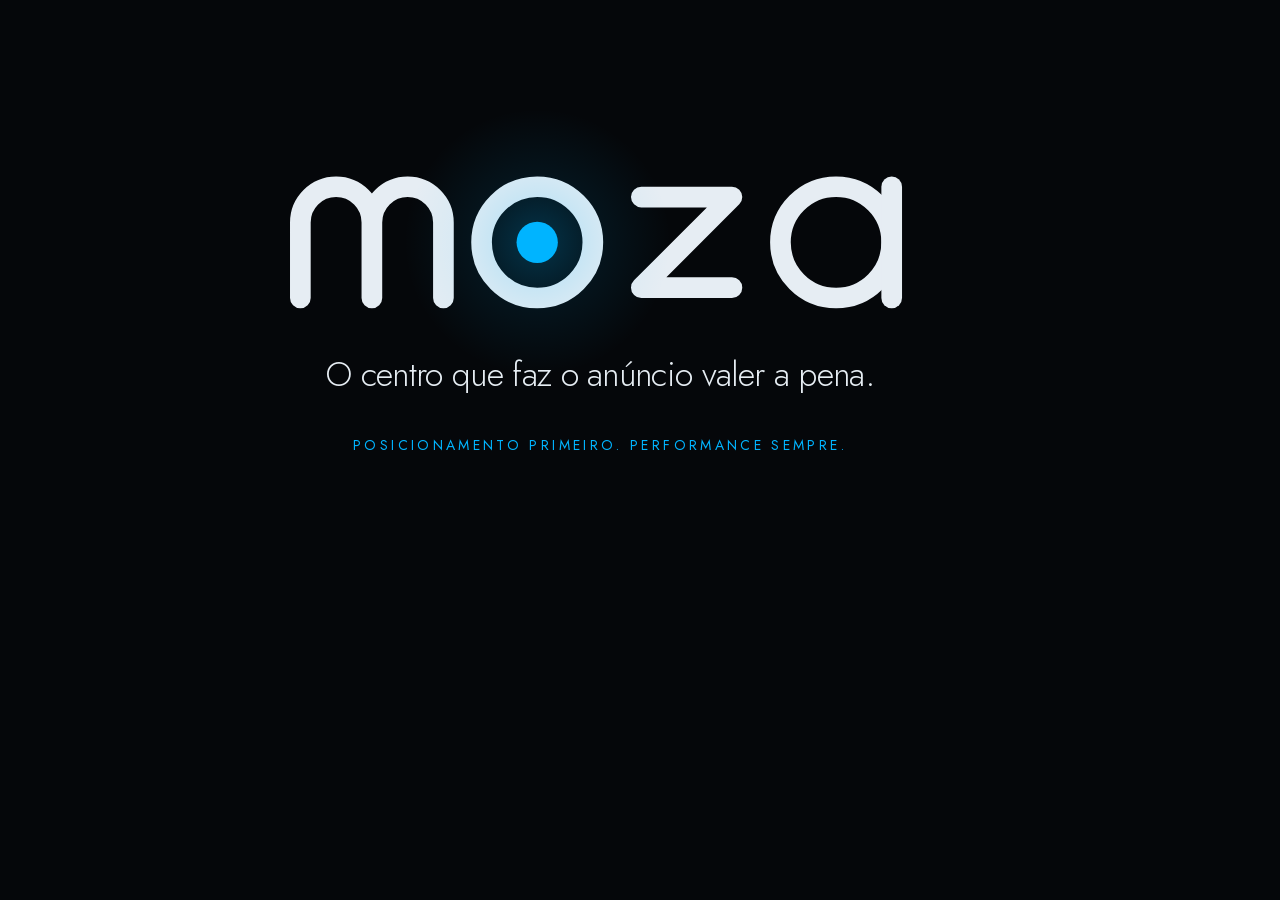
<file: ferramentas/og.html>
<!doctype html><html lang="pt-BR"><head><meta charset="utf-8">
<link rel="stylesheet" href="../public/assets/css/moza.css">
<style>
html,body{margin:0;width:1200px;height:630px;overflow:hidden}
body{background:var(--breu);display:flex;flex-direction:column;
  align-items:center;justify-content:center;gap:34px}
.marca{position:relative;width:620px}
.marca svg{width:100%;display:block}
.tr{fill:none;stroke:#E6EDF3;stroke-width:26;stroke-linecap:round;stroke-linejoin:round}
.brasa{position:absolute;left:39.9%;top:48.9%;width:46%;aspect-ratio:1;transform:translate(-50%,-50%);
  background:radial-gradient(circle,rgba(0,180,255,.26) 0%,rgba(0,180,255,.07) 34%,transparent 66%)}
h1{margin:0;font-family:var(--f-display);font-weight:300;font-size:34px;
  letter-spacing:-.02em;color:var(--claro);text-align:center}
p{margin:0;font-family:var(--f-display);font-size:14px;letter-spacing:.24em;
  text-transform:uppercase;color:var(--ciano)}
</style></head><body>
<div class="marca">
  <div class="brasa"></div>
  <svg viewBox="0 0 780 176"><g transform="translate(13,-44)"><g class="tr"><path d="M0,200 V105 a45,45 0 0 1 90,0 V200 M90,105 a45,45 0 0 1 90,0 V200"/><circle cx="298" cy="130" r="70"/><path d="M429,73 H543 L429,187 H543"/><circle cx="674" cy="130" r="70"/><path d="M744,60 V200"/></g><circle cx="298" cy="130" r="26" fill="#00B4FF"/></g></svg>
</div>
<h1>O centro que faz o anúncio valer a pena.</h1>
<p>Posicionamento primeiro. Performance sempre.</p>
</body></html>
</file>
<file: public/assets/css/moza.css>
/* ==========================================================================
   Moza · sistema
   Fundo escuro é a base (seção 06 do brandbook). Ciano é acento único, teto de
   ~5% da área. Duas famílias: Jost no display, Manrope no corpo.

   A escala tipográfica é grande de propósito. Manchete aqui é fragmento curto
   com ponto final, não frase explicativa, e por isso pode ocupar a tela.
   ========================================================================== */

@font-face{font-family:'Jost';src:url('../fonts/jost-var.woff2') format('woff2');
  font-weight:100 900;font-style:normal;font-display:swap}
@font-face{font-family:'Manrope';src:url('../fonts/manrope-var.woff2') format('woff2');
  font-weight:200 800;font-style:normal;font-display:swap}

:root{
  color-scheme:dark;

  --breu:#05070A;            /* o chão, mais fundo que o preto de tela */
  --chao:#05070A;            /* o chão vivo: deriva de seção em seção */
  --breu-2:#0A0E13;
  --breu-3:#10161D;
  --claro:#E6EDF3;
  --mudo:#78848F;
  --ciano:#00B4FF;
  --tinta:#123A5F;

  --fio:rgba(230,237,243,.07);
  --fio-2:rgba(230,237,243,.15);

  --f-display:'Jost','Futura','Century Gothic',system-ui,sans-serif;
  --f-corpo:'Manrope',system-ui,-apple-system,'Segoe UI',sans-serif;

  --s1:8px;  --s2:16px; --s3:22px; --s4:34px; --s5:50px;
  --s6:70px; --s7:96px;  --s8:124px;

  --largura:1120px;
  --canto:2px;
  --lento:900ms cubic-bezier(.16,1,.3,1);
  --medio:520ms cubic-bezier(.16,1,.3,1);
}

*,*::before,*::after{box-sizing:border-box}
html{-webkit-text-size-adjust:100%;scroll-behavior:smooth;background:var(--chao);
  transition:background 1400ms linear}
@media (prefers-reduced-motion:reduce){html{scroll-behavior:auto}}

body{margin:0;background:transparent;color:var(--claro);
  font-family:var(--f-corpo);font-size:18.5px;line-height:1.56;font-weight:400;
  -webkit-font-smoothing:antialiased;overflow-x:hidden}

img,svg,video{max-width:100%;height:auto;display:block}
a{color:inherit}

/* --------------------------------------------------------------------------
   Tipografia
   -------------------------------------------------------------------------- */
.etiqueta{margin:0;font-family:var(--f-display);font-weight:400;font-size:12.5px;
  letter-spacing:.24em;text-transform:uppercase;color:var(--mudo)}
.etiqueta--ciano{color:var(--ciano)}

/* Manchete de tela: fragmento curto, corpo grande, tracking apertado */
.tela{margin:0;font-family:var(--f-display);font-weight:300;
  font-size:clamp(2.6rem,7.2vw,5.6rem);line-height:1.02;letter-spacing:-.032em;
  text-wrap:balance}
.titulo{margin:0;font-family:var(--f-display);font-weight:300;
  font-size:clamp(2rem,4.6vw,3.4rem);line-height:1.06;letter-spacing:-.026em;
  text-wrap:balance}
.sub{margin:0;font-family:var(--f-display);font-weight:300;
  font-size:clamp(1.45rem,2.6vw,1.95rem);line-height:1.18;letter-spacing:-.014em}

.corpo{margin:0;color:var(--mudo);max-width:58ch;font-size:18.5px;line-height:1.55}
.corpo--g{font-size:clamp(1.2rem,1.9vw,1.45rem);line-height:1.45}
.corpo strong{color:var(--claro);font-weight:600}

/* Número grande com rótulo pequeno. Só onde o número é o assunto. */
.cifra{margin:0;font-family:var(--f-display);font-weight:300;
  font-size:clamp(3.4rem,9vw,6.5rem);line-height:.92;letter-spacing:-.045em;
  color:var(--claro);font-variant-numeric:tabular-nums}
.cifra em{font-style:normal;color:var(--ciano)}

/* --------------------------------------------------------------------------
   Estrutura. Cada seção é um tempo: entrada, sustentação, saída.
   -------------------------------------------------------------------------- */
.secao{padding-block:clamp(var(--s6),8.5vw,var(--s8));position:relative}
.secao--curta{padding-block:clamp(var(--s5),6vw,var(--s6))}
.env{width:100%;max-width:var(--largura);margin-inline:auto;
  padding-inline:clamp(22px,5vw,var(--s5))}
.env--estreito{max-width:800px}
.centro{text-align:center;display:flex;flex-direction:column;align-items:center}
.centro .corpo{margin-inline:auto}

/* --------------------------------------------------------------------------
   Botão
   -------------------------------------------------------------------------- */
.btn{display:inline-flex;align-items:center;gap:10px;cursor:pointer;
  font-family:var(--f-display);font-size:14.5px;font-weight:400;letter-spacing:.06em;
  text-decoration:none;padding:16px 30px;border-radius:999px;
  border:1px solid transparent;transition:background var(--medio),color var(--medio),
  border-color var(--medio),transform 180ms ease}
.btn:active{transform:scale(.985)}
.btn--primario{background:var(--ciano);color:#04141F;font-weight:500}
.btn--primario:hover{background:#38C7FF}
.btn--fantasma{background:transparent;color:var(--claro);border-color:var(--fio-2)}
.btn--fantasma:hover{border-color:var(--claro)}
.btn .seta{transition:transform var(--medio)}
.btn:hover .seta{transform:translateX(4px)}

/* --------------------------------------------------------------------------
   Acessibilidade e movimento
   -------------------------------------------------------------------------- */
:focus-visible{outline:2px solid var(--ciano);outline-offset:4px;border-radius:var(--canto)}
.pular{position:absolute;left:-9999px;top:0;z-index:100;background:var(--ciano);
  color:var(--breu);padding:14px 22px;font-family:var(--f-display);font-size:13px;
  letter-spacing:.1em;text-transform:uppercase;border-radius:0 0 var(--canto) 0}
.pular:focus{left:0;top:0}
.so-leitor{position:absolute;width:1px;height:1px;padding:0;margin:-1px;
  overflow:hidden;clip:rect(0,0,0,0);white-space:nowrap;border:0}

/* Uma entrada só por elemento, longa e suave. Nada de efeito espalhado. */
.entra{opacity:0;transform:translateY(22px);
  transition:opacity var(--lento),transform var(--lento)}
.entra.dentro{opacity:1;transform:none}

@media (prefers-reduced-motion:reduce){
  .entra{opacity:1;transform:none;transition:none}
  *,*::before,*::after{animation-duration:.001ms!important;transition-duration:.001ms!important}
}

/* ==========================================================================
   Profundidade
   Um modelo físico só: a página é uma pilha de planos e a rolagem move uma
   câmera por eles. O bloco chega de longe, assenta no plano focal, sustenta,
   e recua quando sai. Entrada, sustentação, saída, agora no eixo Z.

   A perspectiva vai DENTRO do transform de cada bloco, nunca num ancestral:
   transform em ancestral quebra position:sticky, e o site depende de sticky
   nas seções de objeto travado.

   Roda na GPU por animação guiada por rolagem, sem JavaScript. Onde o
   navegador não suporta, o `.entra` clássico assume.
   ========================================================================== */

@supports (animation-timeline: view()) {
  @media (prefers-reduced-motion: no-preference) {

    /* O JavaScript de entrada para de mandar: quem manda é a rolagem */
    .entra{opacity:1;transform:none;transition:none}

    .entra,.batida{
      animation:atravessa linear both;
      animation-timeline:view();
      animation-range:cover 0% cover 100%;
      will-change:transform,opacity;
    }

    @keyframes atravessa{
      0%   {opacity:0;   transform:perspective(1300px) translate3d(0,70px,-300px) rotateX(6deg)}
      24%  {opacity:1;   transform:perspective(1300px) translate3d(0,0,0) rotateX(0deg)}
      76%  {opacity:1;   transform:perspective(1300px) translate3d(0,0,0) rotateX(0deg)}
      100% {opacity:.28; transform:perspective(1300px) translate3d(0,-46px,-330px) rotateX(-5deg)}
    }

    /* Manchete de tela chega um pouco mais fundo, para o corpo alcançar antes */
    .tela,.tese{
      animation:atravessaFundo linear both;
      animation-timeline:view();
      animation-range:cover 0% cover 100%;
    }
    @keyframes atravessaFundo{
      0%   {opacity:0;   transform:perspective(1300px) translate3d(0,96px,-480px) rotateX(9deg);letter-spacing:.02em}
      28%  {opacity:1;   transform:perspective(1300px) translate3d(0,0,0) rotateX(0deg);letter-spacing:-.032em}
      74%  {opacity:1;   transform:perspective(1300px) translate3d(0,0,0) rotateX(0deg)}
      100% {opacity:.22; transform:perspective(1300px) translate3d(0,-60px,-420px) rotateX(-7deg)}
    }

    /* O objeto travado vive noutro plano, então deriva contra o texto.
       É essa diferença de velocidade que o olho lê como profundidade. */
    .pino__quadro{
      animation:planoDeriva linear both;
      animation-timeline:view();
      animation-range:cover 0% cover 100%;
    }
    @keyframes planoDeriva{
      from{transform:translate3d(0,5%,0) scale(.98)}
      to  {transform:translate3d(0,-5%,0) scale(1.02)}
    }

    /* A imagem deriva dentro da moldura: o truque de profundidade mais antigo
       que existe, e o que faz foto parada parecer filmada. */
    .pino__foto img,.obra img{
      animation:fotoDeriva linear both;
      animation-timeline:view();
      animation-range:cover 0% cover 100%;
    }
    @keyframes fotoDeriva{
      from{transform:scale(1.16) translate3d(0,-3.2%,0)}
      to  {transform:scale(1.16) translate3d(0,3.2%,0)}
    }
    .obra:hover img,.pino__foto:hover img{animation-play-state:paused}

    /* O hero: a câmera se afasta e a marca volta para o escuro de onde veio */
    .marca{
      animation:heroRecua linear both;
      animation-timeline:view();
      animation-range:exit 0% exit 100%;
    }
    @keyframes heroRecua{
      to{opacity:.2;transform:perspective(1500px) translate3d(0,-9%,-520px) rotateX(11deg)}
    }
    .hero__copy{
      animation:copyRecua linear both;
      animation-timeline:view();
      animation-range:exit 0% exit 88%;
    }
    @keyframes copyRecua{
      to{opacity:0;transform:perspective(1300px) translate3d(0,-30px,-240px)}
    }
  }
}

/* ==========================================================================
   Tons de seção
   O hero é preto. O resto da página joga em branco, cinza e azul.

   Cada variante redefine os tokens dentro do próprio escopo, então todo
   componente acompanha sozinho. Nunca escreva cor literal num componente: se
   escrever, ele quebra na primeira seção de tom diferente.

   As cores de texto vêm do brandbook: azul-tinta #123A5F é a cor de texto em
   peça clara, definida na seção 06. Não é invenção.
   ========================================================================== */

/* Branco, o chão primário do corpo da página */
.tom-claro{
  --breu:#FFFFFF;
  --breu-2:#F4F7FA;
  --breu-3:#EAF0F7;
  --claro:#0E2438;          /* texto principal, azul quase preto */
  --mudo:#5A7286;           /* texto de apoio */
  --fio:rgba(18,58,95,.10);
  --fio-2:rgba(18,58,95,.20);
  --ciano-texto:#0071AD;    /* o ciano puro não passa contraste em texto claro */
  background:#FFFFFF;
  color:#0E2438;
}

/* Cinza frio. O leve viés de azul é o que separa cinza de tecnologia de
   cinza de escritório. */
.tom-cinza{
  --breu:#F2F5F9;
  --breu-2:#FFFFFF;
  --breu-3:#E7EDF4;
  --claro:#0E2438;
  --mudo:#5A7286;
  --fio:rgba(18,58,95,.11);
  --fio-2:rgba(18,58,95,.22);
  --ciano-texto:#0071AD;
  background:#F2F5F9;
  color:#0E2438;
}

/* Azul fundo. Uma faixa saturada, usada em momento de virada, com texto claro
   por cima. É o que impede a página clara de virar relatório corporativo. */
.tom-azul{
  --breu:#0A2340;
  --breu-2:#0E2C4E;
  --breu-3:#12365D;
  --claro:#EAF3FC;
  --mudo:#9DB8D2;
  --fio:rgba(200,225,250,.14);
  --fio-2:rgba(200,225,250,.26);
  --ciano-texto:#5CCBFF;
  background:#0A2340;
  color:#EAF3FC;
}

/* Preto, o tom do hero e do rodapé. Fecha o arco onde ele começou. */
.tom-preto{
  --breu:#05070A;
  --breu-2:#0A0E13;
  --breu-3:#10161D;
  --claro:#E6EDF3;
  --mudo:#78848F;
  --fio:rgba(230,237,243,.07);
  --fio-2:rgba(230,237,243,.15);
  --ciano-texto:#5CCBFF;
  background:#05070A;
  color:#E6EDF3;
}

/* Em tom claro o ciano puro só vive em preenchimento, nunca em texto pequeno */
.tom-claro .etiqueta--ciano,.tom-cinza .etiqueta--ciano,
.tom-claro .peca h3,.tom-cinza .peca h3,
.tom-claro .caso__rot,.tom-cinza .caso__rot,
.tom-claro .etapa__papel,.tom-cinza .etapa__papel,
.tom-claro .pino__papel,.tom-cinza .pino__papel,
.tom-claro .cifra em,.tom-cinza .cifra em,
.tom-claro .entrega__nome em,.tom-cinza .entrega__nome em,
.tom-claro .pino__frase em,.tom-cinza .pino__frase em{color:var(--ciano-texto)}

/* Superfície elevada em tom claro precisa de sombra, não de borda dura.
   Em tom escuro o fio basta, porque o contraste já separa. */
.tom-claro .cartao,.tom-cinza .cartao,
.tom-claro .obra picture,.tom-cinza .obra picture,
.tom-claro .pino__foto picture,.tom-cinza .pino__foto picture{
  box-shadow:0 1px 2px rgba(16,40,66,.05),0 14px 38px rgba(16,40,66,.08)}
</file>
<file: public/assets/css/site.css>
/* ==========================================================================
   Moza · páginas
   Depende de moza.css. Cada seção é um tempo: entrada, sustentação, saída.
   ========================================================================== */

/* --------------------------------------------------------------------------
   Topo
   -------------------------------------------------------------------------- */
.topo{position:fixed;top:0;left:0;right:0;z-index:50;
  transition:background var(--medio),backdrop-filter var(--medio)}
.topo--rolado{background:rgba(5,7,10,.72);backdrop-filter:saturate(140%) blur(18px)}
.topo__linha{display:flex;align-items:center;gap:var(--s3);min-height:64px;padding-block:12px}
.topo__marca{display:flex;align-items:center;min-height:44px;flex:0 0 auto;line-height:0;
  opacity:0;transition:opacity var(--lento)}
.topo--rolado .topo__marca{opacity:1}
.topo__marca svg{width:82px;height:auto}
.topo__nav{display:none;gap:var(--s4);margin-inline:auto}
.topo__nav a{font-family:var(--f-display);font-size:14px;letter-spacing:.02em;
  color:var(--mudo);text-decoration:none;padding:8px 0;transition:color var(--medio)}
.topo__nav a:hover,.topo__nav a[aria-current="true"]{color:var(--claro)}
.topo__cta{display:none;margin-left:auto;padding:11px 22px;font-size:13.5px}
.topo__zap{margin-left:auto;display:inline-flex;align-items:center;justify-content:center;
  width:44px;height:44px;border:1px solid var(--fio-2);border-radius:999px;color:var(--ciano)}
.topo__zap svg{width:19px;height:19px}
@media (min-width:900px){
  .topo__nav{display:flex}.topo__cta{display:inline-flex}.topo__zap{display:none}
}

/* --------------------------------------------------------------------------
   Hero · a luz
   A palavra existe desde o começo e não se vê. O centro é a única coisa acesa.
   O cursor carrega luz; a rolagem faz a luz crescer a partir do centro.
   -------------------------------------------------------------------------- */
/* isolation:isolate é obrigatório aqui. A textura e os véus vivem em z-index
   negativo, e sem um contexto de empilhamento próprio eles caem atrás do
   fundo da própria seção: a foto carrega, ocupa a tela inteira, e não pinta
   um pixel. Custou uma tarde para achar. */
.hero{position:relative;isolation:isolate;min-height:100svh;display:flex;flex-direction:column;
  align-items:center;justify-content:center;gap:clamp(var(--s4),6vh,var(--s5));
  padding:clamp(96px,14vh,150px) 0 clamp(var(--s5),9vh,var(--s6));overflow:hidden}

.marca{position:relative;width:min(88vw,1000px);aspect-ratio:780/176;
  --mx:39.9%;--my:48.9%;--raio:150px}
.marca__camada{position:absolute;inset:0}
.marca__camada svg{width:100%;height:100%;display:block;overflow:visible}
.marca__traco{fill:none;stroke-width:26;stroke-linecap:round;stroke-linejoin:round}

/* A palavra apagada: presente, quase invisível */
.marca__camada--base .marca__traco{stroke:rgba(230,237,243,.055)}

/* A palavra acesa, revelada só onde a luz alcança */
.marca__camada--luz .marca__traco{stroke:var(--claro)}
.marca__camada--luz{
  -webkit-mask-image:radial-gradient(circle var(--raio) at var(--mx) var(--my),
    #000 0%, rgba(0,0,0,.72) 48%, transparent 76%);
  mask-image:radial-gradient(circle var(--raio) at var(--mx) var(--my),
    #000 0%, rgba(0,0,0,.72) 48%, transparent 76%)}

/* O centro. Sempre aceso, e a luz que ele lança no escuro em volta. */
.marca__brasa{position:absolute;left:39.9%;top:48.9%;width:46%;aspect-ratio:1;
  transform:translate(-50%,-50%);pointer-events:none;
  background:radial-gradient(circle,rgba(0,180,255,.24) 0%,rgba(0,180,255,.07) 34%,transparent 66%);
  animation:respira 5.5s ease-in-out infinite}
@keyframes respira{0%,100%{opacity:.82;transform:translate(-50%,-50%) scale(1)}
  50%{opacity:1;transform:translate(-50%,-50%) scale(1.07)}}
.marca__ponto{fill:var(--ciano)}

.hero__copy{display:flex;flex-direction:column;align-items:center;gap:var(--s3);
  text-align:center;padding-inline:clamp(22px,5vw,var(--s5));max-width:660px}
.hero__copy .corpo{max-width:44ch}
.hero__botoes{display:flex;flex-wrap:wrap;gap:var(--s2);justify-content:center;
  margin-top:var(--s1)}
@media (max-width:520px){.hero__botoes{width:100%}.hero__botoes .btn{flex:1 1 100%;justify-content:center}}

.hero__deixa{position:absolute;left:50%;bottom:clamp(20px,4vh,34px);transform:translateX(-50%);
  margin:0;font-family:var(--f-display);font-size:11px;letter-spacing:.22em;
  text-transform:uppercase;color:var(--mudo);opacity:.5;pointer-events:none}
@media (max-height:700px){.hero__deixa{display:none}}

/* --------------------------------------------------------------------------
   Tese · uma frase sozinha na tela
   -------------------------------------------------------------------------- */
.tese{max-width:22ch;margin-inline:auto;text-align:center}
.tese b{font-weight:300;color:var(--claro)}
.tese span{color:#3C4854}

/* --------------------------------------------------------------------------
   O espelho
   -------------------------------------------------------------------------- */
.dores{display:grid;gap:var(--s4);margin-top:clamp(var(--s4),5vw,var(--s5))}
.dores>*{min-width:0}
@media (min-width:820px){.dores{grid-template-columns:repeat(3,1fr);gap:var(--s5)}}
.dor{display:flex;flex-direction:column;gap:12px;padding-top:var(--s3);
  border-top:1px solid var(--fio-2)}
.dor h3{margin:0;font-family:var(--f-display);font-weight:300;font-size:1.32rem;
  line-height:1.18;letter-spacing:-.016em;color:var(--claro)}
.dor p{margin:0;color:var(--mudo);font-size:17px;line-height:1.55}

/* --------------------------------------------------------------------------
   O método · cada etapa é um tempo
   -------------------------------------------------------------------------- */
.etapas{display:grid;gap:clamp(var(--s4),6vw,var(--s6));margin-top:clamp(var(--s4),5vw,var(--s5))}
.etapa{display:grid;gap:var(--s3);max-width:760px;margin-inline:auto;text-align:center;
  justify-items:center}
.etapa__papel{margin:0;font-family:var(--f-display);font-size:11.5px;letter-spacing:.24em;
  text-transform:uppercase;color:var(--ciano)}
.etapa__nome{margin:0;font-family:var(--f-display);font-weight:300;
  font-size:clamp(1.9rem,4.4vw,3rem);line-height:1.05;letter-spacing:-.028em;color:var(--claro)}
.etapa__frase{margin:0;color:var(--mudo);max-width:46ch;
  font-size:clamp(1.12rem,1.7vw,1.3rem);line-height:1.48}
.etapa__itens{list-style:none;margin:var(--s1) 0 0;padding:0;display:flex;flex-wrap:wrap;
  gap:10px var(--s2);justify-content:center;max-width:56ch}
.etapa__itens li{font-family:var(--f-display);font-size:14.5px;letter-spacing:.02em;
  color:var(--mudo);padding:7px 15px;border:1px solid var(--fio);border-radius:999px}

/* --------------------------------------------------------------------------
   A prova · aqui entram o número e as fotos
   -------------------------------------------------------------------------- */
.placar{display:grid;gap:var(--s4);margin-top:clamp(var(--s4),5vw,var(--s5));
  text-align:center;justify-items:center}
@media (min-width:760px){.placar{grid-template-columns:repeat(3,1fr);gap:var(--s5)}}
.placar div{display:grid;gap:12px;justify-items:center}
.placar dt{font-family:var(--f-display);font-size:11.5px;letter-spacing:.22em;
  text-transform:uppercase;color:var(--mudo)}
.placar dd{margin:0}
.placar dd small{display:block;margin-top:var(--s2);font-size:14px;color:var(--mudo);
  line-height:1.5;max-width:24ch;font-family:var(--f-corpo);letter-spacing:0}

.obras{display:grid;gap:var(--s2);margin-top:clamp(var(--s4),5vw,var(--s5))}
.obras>*{min-width:0}
@media (min-width:820px){
  .obras{grid-template-columns:1.35fr 1fr;gap:var(--s3)}
  .obras figure:first-child{grid-row:span 2}
}
.obra{margin:0;display:flex;flex-direction:column;gap:14px}
.obra picture{display:block;border-radius:var(--canto);overflow:hidden;
  border:1px solid var(--fio);background:var(--breu-2);height:100%}
.obra img{width:100%;height:100%;object-fit:cover;
  filter:saturate(.62) contrast(1.14) brightness(.78);
  transition:filter var(--lento),transform 1200ms cubic-bezier(.16,1,.3,1)}
.obra:hover img{filter:saturate(.92) contrast(1.04) brightness(.96);transform:scale(1.015)}
.obra figcaption{display:grid;gap:4px}
.obra__nome{margin:0;font-family:var(--f-display);font-size:14.5px;color:var(--claro)}
.obra__linha{margin:0;font-size:15.5px;color:var(--mudo);line-height:1.45}

.caso{display:grid;gap:var(--s4);margin-top:clamp(var(--s4),5vw,var(--s5));
  max-width:880px;margin-inline:auto}
@media (min-width:760px){.caso{grid-template-columns:1fr 1fr;gap:var(--s5)}}
.caso__bloco{display:grid;gap:10px;align-content:start}
.caso__rot{margin:0;font-family:var(--f-display);font-size:11.5px;letter-spacing:.22em;
  text-transform:uppercase;color:var(--ciano)}
.caso__bloco h3{margin:0;font-family:var(--f-display);font-weight:300;font-size:1.35rem;
  line-height:1.16;letter-spacing:-.018em;color:var(--claro)}
.caso__bloco p{margin:0;color:var(--mudo);font-size:17px;line-height:1.55}

/* --------------------------------------------------------------------------
   Quem somos
   -------------------------------------------------------------------------- */
.socios{display:grid;gap:var(--s4);margin-top:clamp(var(--s4),5vw,var(--s5));max-width:820px;
  margin-inline:auto}
.socios>*{min-width:0}
@media (min-width:640px){.socios{grid-template-columns:1fr 1fr;gap:var(--s5)}}
.socio{display:flex;flex-direction:column;gap:var(--s2);align-items:center;text-align:center}
.socio__retrato{width:120px;height:120px;border-radius:999px;border:1px solid var(--fio-2);
  background:var(--breu-2);display:grid;place-items:center;overflow:hidden}
.socio__retrato img{width:100%;height:100%;object-fit:cover;filter:grayscale(1) contrast(1.05)}
.socio__retrato svg{width:34px;height:34px;opacity:.35}
.socio__papel{margin:0;font-family:var(--f-display);font-size:11.5px;letter-spacing:.22em;
  text-transform:uppercase;color:var(--ciano)}
.socio__nome{margin:0;font-family:var(--f-display);font-weight:300;font-size:1.6rem;
  letter-spacing:-.02em;color:var(--claro)}
.socio p:last-child{margin:0;color:var(--mudo);font-size:17px;line-height:1.5;max-width:32ch}

/* --------------------------------------------------------------------------
   Perguntas
   -------------------------------------------------------------------------- */
.faq{max-width:760px;margin:clamp(var(--s4),5vw,var(--s5)) auto 0;
  border-top:1px solid var(--fio)}
.pergunta{border-bottom:1px solid var(--fio)}
.pergunta>summary{list-style:none;cursor:pointer;display:flex;align-items:flex-start;gap:var(--s3);
  padding-block:var(--s3);font-family:var(--f-display);font-weight:300;
  font-size:clamp(1.12rem,2vw,1.35rem);line-height:1.3;letter-spacing:-.014em;
  color:var(--claro);transition:color var(--medio)}
.pergunta>summary::-webkit-details-marker{display:none}
.pergunta>summary:hover{color:var(--ciano)}
.pergunta__sinal{flex:0 0 auto;width:13px;height:13px;margin-top:8px;position:relative}
.pergunta__sinal::before,.pergunta__sinal::after{content:"";position:absolute;left:0;top:6px;
  width:13px;height:1px;background:var(--ciano);transition:transform var(--medio)}
.pergunta__sinal::after{transform:rotate(90deg)}
.pergunta[open] .pergunta__sinal::after{transform:rotate(0)}
.pergunta__resposta{margin:0;padding:0 0 var(--s3) calc(13px + var(--s3));color:var(--mudo);
  max-width:56ch;line-height:1.62}

/* --------------------------------------------------------------------------
   Chamada e rodapé
   -------------------------------------------------------------------------- */
.chamada{position:relative;overflow:hidden;border-top:1px solid var(--fio)}
.chamada::before{content:"";position:absolute;left:50%;top:50%;width:min(90vw,780px);
  aspect-ratio:1;transform:translate(-50%,-50%);pointer-events:none;
  background:radial-gradient(circle,rgba(0,180,255,.11) 0%,transparent 62%)}
.chamada .env{position:relative}

.rodape{border-top:1px solid var(--fio);padding-block:clamp(var(--s5),8vw,var(--s6))}
.rodape__grade{display:grid;gap:var(--s4)}
.rodape__grade>*{min-width:0}
@media (min-width:760px){.rodape__grade{grid-template-columns:1.2fr 1fr;gap:var(--s5)}}
.rodape__marca svg{width:104px;height:auto}
.rodape__contatos{list-style:none;margin:0;padding:0;display:grid;gap:2px}
.rodape__contatos a{display:inline-flex;align-items:center;min-height:44px;color:var(--mudo);
  text-decoration:none;font-size:17px;transition:color var(--medio)}
.rodape__contatos a:hover{color:var(--ciano)}
.rodape__legal{margin:var(--s5) 0 0;padding-top:var(--s3);border-top:1px solid var(--fio);
  font-size:15px;color:var(--mudo);line-height:1.6;max-width:72ch}

/* --------------------------------------------------------------------------
   Até onde a gente entra
   Fecha a seção do método respondendo "quem executa, eu ou vocês?". É
   profundidade de execução, não card de plano: por isso não tem borda de
   cartão, não fica ao lado de nada e não repete a palavra plano.
   -------------------------------------------------------------------------- */
.entrega{max-width:700px;margin:clamp(var(--s5),7vw,var(--s6)) auto 0;
  display:grid;gap:var(--s3);text-align:center;justify-items:center;
  padding-top:clamp(var(--s4),5vw,var(--s5));border-top:1px solid var(--fio)}
.entrega__abre{margin:0;color:var(--mudo);max-width:48ch;
  font-size:clamp(1.12rem,1.7vw,1.3rem);line-height:1.48}
.entrega__nome{margin:0;font-family:var(--f-display);font-weight:300;
  font-size:clamp(1.5rem,3vw,2.1rem);line-height:1.1;letter-spacing:-.024em;color:var(--claro)}
.entrega__nome em{font-style:normal;color:var(--ciano)}
.entrega__corpo{margin:0;color:var(--mudo);max-width:54ch;font-size:17.5px;line-height:1.55}

/* O pivô: é a frase que o cliente leva embora */
.entrega__pivo{margin:var(--s2) 0;font-family:var(--f-display);font-weight:300;
  font-size:clamp(1.35rem,2.8vw,2rem);line-height:1.22;letter-spacing:-.02em;
  color:var(--claro);max-width:34ch;text-wrap:balance}

/* A saída manda a escolha para a reunião, que é o que segura o plano único */
.entrega__saida{margin:0;font-family:var(--f-display);font-size:15.5px;
  letter-spacing:.03em;color:var(--mudo);max-width:40ch}

/* --------------------------------------------------------------------------
   Duplo · texto de um lado, objeto travado do outro
   O padrão de seção de recurso da Apple: a mídia fica presa no meio da tela
   enquanto o texto rola, e troca de estado a cada batida. No celular não
   existe espaço para duas colunas, então o objeto sai e o texto assume.
   -------------------------------------------------------------------------- */
.duplo__grade{display:grid;gap:var(--s4)}
.duplo__grade>*{min-width:0}

.duplo__texto{display:grid}
.batida{min-height:auto;display:grid;align-content:center;gap:var(--s3);
  padding-block:clamp(var(--s4),5vh,var(--s5))}

.duplo__pino{display:none}

@media (min-width:900px){
  .duplo__grade{grid-template-columns:minmax(0,1fr) minmax(0,1fr);
    gap:clamp(var(--s5),6vw,var(--s7));align-items:start}
  /* A coluna do objeto entra na ordem visual da direita, mas no DOM ela vem
     depois do texto: leitor de tela e teclado leem o conteúdo primeiro. */
  .duplo__pino{display:block;position:sticky;top:76px;height:calc(100svh - 76px);
    grid-column:2;grid-row:1}
  .duplo__texto{grid-column:1;grid-row:1}
  .batida{min-height:56svh}
}

.pino__quadro{position:relative;width:100%;height:100%;display:grid;
  place-items:center;overflow:hidden}
.pino__estado{position:absolute;inset:0;display:grid;place-items:center;
  opacity:0;transform:scale(.97);pointer-events:none;
  transition:opacity 700ms cubic-bezier(.16,1,.3,1),transform 900ms cubic-bezier(.16,1,.3,1)}
.pino__estado[data-vivo]{opacity:1;transform:none;pointer-events:auto}

/* Objeto tipográfico: a frase que resume a batida, em corpo grande */
.pino__frase{margin:0;font-family:var(--f-display);font-weight:300;
  font-size:clamp(2.2rem,4.6vw,3.6rem);line-height:1.04;letter-spacing:-.03em;
  color:var(--claro);text-align:left;max-width:11ch}
.pino__frase em{font-style:normal;color:var(--ciano)}

/* Objeto de método: papel pequeno e nome grande */
.pino__papel{margin:0 0 var(--s2);font-family:var(--f-display);font-size:12px;
  letter-spacing:.24em;text-transform:uppercase;color:var(--ciano)}
.pino__marco{display:grid;justify-items:start;max-width:12ch}

/* Contador de batidas: cinco traços que acendem. Existe porque o método é
   sequência de verdade, não porque numerar é bonito. */
.pino__reguas{display:flex;gap:7px;margin-top:var(--s4)}
.pino__reguas i{width:26px;height:2px;background:var(--fio-2);border-radius:2px;
  transition:background 500ms ease}
.pino__reguas i.aceso{background:var(--ciano)}

/* Objeto de imagem */
.pino__foto{width:100%;height:100%;display:grid;place-items:center}
.pino__foto picture{display:block;width:100%;height:78%;border-radius:var(--canto);
  overflow:hidden;border:1px solid var(--fio)}
.pino__foto img{width:100%;height:100%;object-fit:cover;
  filter:saturate(.6) contrast(1.16) brightness(.76)}
.pino__legenda{margin:var(--s2) 0 0;font-family:var(--f-display);font-size:15px;
  letter-spacing:.02em;color:var(--mudo);text-align:center}

/* No celular a batida perde a altura de tela e vira leitura corrida */
@media (max-width:899px){
  .batida{padding-block:var(--s4);border-top:1px solid var(--fio)}
  .batida:first-child{border-top:0}
}

/* No desktop o objeto travado já mostra o papel e o nome da etapa. Repetir na
   coluna de texto lê como defeito. Some da vista, continua no leitor de tela:
   o objeto é aria-hidden, então quem escuta precisa ouvir daqui. */
@media (min-width:900px){
  .batida__cabeca{position:absolute;width:1px;height:1px;padding:0;margin:-1px;
    overflow:hidden;clip:rect(0,0,0,0);white-space:nowrap;border:0}
}

/* --------------------------------------------------------------------------
   O M
   O símbolo do carrossel, em chapa metálica. O material sai de gradiente e de
   aresta clara, não de imagem: assim ele escala sem perder nitidez e responde
   à luz da seção.
   -------------------------------------------------------------------------- */
.marcaM{width:100%;max-width:min(100%,520px);margin-inline:auto;display:block;overflow:visible}
.marcaM path{filter:drop-shadow(0 26px 60px rgba(0,60,120,.55))}

/* Painel de vidro, o recurso do carrossel que tira a página do preto chato */
.vidro{position:relative;border-radius:26px;padding:clamp(var(--s4),5vw,var(--s6));
  background:linear-gradient(150deg,rgba(120,180,240,.10),rgba(120,180,240,.02) 55%);
  border:1px solid rgba(180,215,255,.16);
  box-shadow:inset 0 1px 0 rgba(220,240,255,.14),0 30px 80px rgba(0,20,45,.5);
  backdrop-filter:blur(2px)}

/* As peças da roda: eixo, centro, raios, aro */
.pecas{display:grid;gap:var(--s4);margin-top:clamp(var(--s4),5vw,var(--s5))}
.pecas>*{min-width:0}
@media (min-width:760px){.pecas{grid-template-columns:1fr 1fr;gap:var(--s5)}}
.peca{display:grid;gap:8px;align-content:start;padding-top:var(--s3);
  border-top:1px solid var(--fio-2)}
.peca h3{margin:0;font-family:var(--f-display);font-weight:300;
  font-size:clamp(1.7rem,3.4vw,2.4rem);line-height:1;letter-spacing:-.026em;color:var(--ciano)}
.peca p{margin:0;color:var(--mudo);font-size:17.5px;line-height:1.5;max-width:34ch}

/* A régua do rodapé do carrossel, que vira assinatura de seção */
.trilha{display:flex;flex-wrap:wrap;justify-content:center;gap:10px var(--s3);
  margin-top:clamp(var(--s4),5vw,var(--s5));padding-top:var(--s3);
  border-top:1px solid var(--fio)}
.trilha span{font-family:var(--f-display);font-size:11.5px;letter-spacing:.22em;
  text-transform:uppercase;color:var(--mudo);transition:color var(--medio)}
.trilha span[data-aceso]{color:var(--ciano)}

/* O M emerge do fundo. Ele é o objeto que tira a página do preto chato, então
   chega de muito mais longe que o resto e cresce até ocupar o quadro. */
.pino__emergindo{width:100%;display:grid;place-items:center}
.pino__emergindo .marcaM{max-width:100%}

@supports (animation-timeline: view()) {
  @media (prefers-reduced-motion: no-preference) {
    .pino__emergindo{
      animation:mEmerge linear both;
      animation-timeline:view();
      animation-range:cover 18% cover 72%;
    }
    @keyframes mEmerge{
      0%   {opacity:0;transform:perspective(1600px) translate3d(0,120px,-1100px) rotateX(26deg) rotateZ(-8deg)}
      70%  {opacity:1;transform:perspective(1600px) translate3d(0,0,0) rotateX(0deg) rotateZ(0deg)}
      100% {opacity:1;transform:perspective(1600px) translate3d(0,0,60px) rotateX(-3deg)}
    }
    /* O painel de vidro chega inteiro, sem o recuo de saída: ele é o repouso
       da página e sair recuando estragaria o efeito de placa iluminada. */
    .vidro{
      animation:vidroChega linear both;
      animation-timeline:view();
      animation-range:entry 6% entry 78%;
    }
    @keyframes vidroChega{
      from{opacity:0;transform:perspective(1400px) translate3d(0,80px,-420px) rotateX(10deg)}
      to  {opacity:1;transform:perspective(1400px) translate3d(0,0,0) rotateX(0deg)}
    }
    /* A trilha do rodapé do carrossel acende o termo da seção */
    .trilha span{animation:trilhaAcende linear both;animation-timeline:view();
      animation-range:entry 30% cover 60%}
    @keyframes trilhaAcende{to{color:var(--claro)}}
    .trilha span[data-aceso]{animation:none;color:var(--ciano)}
  }
}

/* O M também no celular. Lá não existe objeto travado, e ele é justamente o
   que tira a página do preto: não pode faltar na tela pequena. */
.soMovel{display:none}
@media (max-width:899px){
  .soMovel{display:block;margin-top:var(--s5);padding-top:var(--s5);
    border-top:1px solid var(--fio)}
  .soMovel .marcaM{max-width:min(100%,340px)}
}

/* --------------------------------------------------------------------------
   Textura do hero
   O preto do hero com uma imagem escura por baixo, pedido do Kauan. Ela dá
   material sem competir: a marca continua sendo o assunto.
   -------------------------------------------------------------------------- */
/* A foto ganha camada própria. A máscara da luz muda a cada quadro logo
   acima dela, e sem camada separada o navegador refaz a imagem filtrada
   junto, toda vez. */
/* A textura fica maior que o hero de propósito: o afastamento leva a escala
   abaixo de 1 e sem essa folga a borda da foto apareceria. */
.hero__textura{position:absolute;inset:-7%;z-index:-2;display:block;
  pointer-events:none;overflow:hidden}
.hero__textura img{width:100%;height:100%;object-fit:cover;object-position:50% 56%;
  filter:grayscale(.62) brightness(.70) contrast(1.07);opacity:.95;
  transform:scale(var(--zoom,1));transform-origin:50% 56%;
  will-change:transform}
/* No retrato a foto é deitada e o corte come as laterais. Puxar para a roda,
   que é o que precisa sobreviver ao enquadramento. */
@media (max-width:899px){
  .hero__textura img{object-position:60% 56%}
}
/* Dois véus com trabalhos diferentes: o radial afunda as bordas para a marca
   ter onde aparecer, e o linear protege só a faixa de baixo, onde mora a copy.
   Um véu só fazia as duas coisas mal: ou a foto sumia, ou o texto perdia
   contraste. */
.hero::after{content:"";position:absolute;inset:0;z-index:-1;pointer-events:none;
  background:
    linear-gradient(to bottom, rgba(5,7,10,0) 30%, rgba(5,7,10,.55) 56%, rgba(5,7,10,.66) 76%, rgba(5,7,10,.90) 100%),
    radial-gradient(122% 96% at 50% 44%, rgba(5,7,10,.22) 0%, rgba(5,7,10,.62) 52%, rgba(5,7,10,.92) 86%)}

/* --------------------------------------------------------------------------
   O cabeçalho acompanha o tom da seção
   Ele é fixo e vive fora das seções, então não herda token nenhum. Quem manda
   é o data-tom no html, escrito pelo mesmo observador que troca o chão.
   -------------------------------------------------------------------------- */
.topo__marca img{transition:opacity var(--medio)}
.topo__marca .naEscura{display:block}
.topo__marca .naClara{display:none}

html[data-tom="claro"] .topo--rolado{
  background:rgba(255,255,255,.82);border-bottom:1px solid rgba(18,58,95,.10)}
html[data-tom="claro"] .topo__nav a{color:#5A7286}
html[data-tom="claro"] .topo__nav a:hover,
html[data-tom="claro"] .topo__nav a[aria-current="true"]{color:#0E2438}
html[data-tom="claro"] .topo__zap{border-color:rgba(18,58,95,.22);color:#0071AD}
html[data-tom="claro"] .topo__marca .naEscura{display:none}
html[data-tom="claro"] .topo__marca .naClara{display:block}

/* --------------------------------------------------------------------------
   O M em fundo claro
   O gradiente do fundo escuro lava sobre o claro. Aqui ele escurece e ganha
   aresta, que é como chapa metálica se comporta contra fundo claro.
   -------------------------------------------------------------------------- */
.tom-claro .marcaM path,.tom-cinza .marcaM path{
  fill:url(#acoClaro);filter:drop-shadow(0 20px 46px rgba(10,45,90,.26))}

/* Foto em fundo claro pede gradação oposta: escurecer sobre branco vira lama.
   Aqui ela clareia e ganha um toque de contraste para não lavar. */
.tom-claro .obra img,.tom-cinza .obra img,
.tom-claro .pino__foto img,.tom-cinza .pino__foto img{
  filter:saturate(.82) contrast(1.06) brightness(1.02)}
.tom-claro .obra:hover img,.tom-cinza .obra:hover img{
  filter:saturate(1) contrast(1.02) brightness(1.04)}

/* O painel de vidro em fundo claro vira placa de luz, não janela escura */
.tom-claro .vidro,.tom-cinza .vidro{
  background:linear-gradient(150deg,rgba(255,255,255,.9),rgba(240,246,252,.7) 55%);
  border-color:rgba(18,58,95,.14);
  box-shadow:inset 0 1px 0 rgba(255,255,255,.9),0 22px 60px rgba(16,40,66,.10)}

/* Botão fantasma precisa de borda visível sobre claro */
.tom-claro .btn--fantasma,.tom-cinza .btn--fantasma{color:#0E2438;border-color:rgba(18,58,95,.26)}
.tom-claro .btn--fantasma:hover,.tom-cinza .btn--fantasma:hover{border-color:#0E2438}

/* A régua do carrossel e as etiquetas de peça no claro */
.tom-claro .trilha span[data-aceso],.tom-cinza .trilha span[data-aceso]{color:var(--ciano-texto)}

/* --------------------------------------------------------------------------
   O acervo
   Padrão "Explore os detalhes" da Apple: lista de tópicos de um lado, a obra
   de outro. Clicar troca o painel. Cada tópico tem sua cor, toda ela dentro
   da família do azul da marca: dá vida sem abrir um segundo acento.
   -------------------------------------------------------------------------- */
.acervo{display:grid;gap:var(--s4);margin-top:clamp(var(--s4),5vw,var(--s5))}
.acervo>*{min-width:0}
@media (min-width:900px){
  .acervo{grid-template-columns:minmax(0,280px) minmax(0,1fr);
    gap:clamp(var(--s4),5vw,var(--s6));align-items:start}
}

.acervo__lista{list-style:none;margin:0;padding:0;display:flex;flex-direction:column;gap:10px}
@media (max-width:899px){.acervo__lista{flex-direction:row;flex-wrap:wrap}}

.aba{display:flex;align-items:center;gap:12px;width:100%;cursor:pointer;
  font-family:var(--f-display);font-size:clamp(1rem,1.6vw,1.15rem);letter-spacing:-.01em;
  color:var(--mudo);background:transparent;border:1px solid var(--fio);
  border-radius:999px;padding:0 20px;min-height:46px;text-align:left;
  transition:color var(--medio),border-color var(--medio),background var(--medio)}
.aba:hover{color:var(--claro);border-color:var(--fio-2)}
.aba[aria-selected="true"]{color:var(--claro);border-color:transparent;
  background:var(--breu-3)}
.aba i{width:9px;height:9px;border-radius:50%;flex:0 0 auto;
  background:var(--fio-2);transition:background var(--medio),box-shadow var(--medio)}
.aba[aria-selected="true"] i{background:var(--tomAba);
  box-shadow:0 0 0 4px color-mix(in srgb,var(--tomAba) 22%,transparent)}
.aba b{font-weight:400;margin-left:auto;font-size:12px;color:var(--mudo);
  font-variant-numeric:tabular-nums}

.acervo__painel{position:relative}
.acervo__grupo{display:none;gap:var(--s3);grid-template-columns:1fr}
.acervo__grupo[data-vivo]{display:grid;animation:grupoEntra 620ms cubic-bezier(.16,1,.3,1) both}
@media (min-width:640px){.acervo__grupo[data-vivo]{grid-template-columns:1fr 1fr}}
@keyframes grupoEntra{from{opacity:0;transform:translateY(16px)}to{opacity:1;transform:none}}

.obraCard{margin:0;display:flex;flex-direction:column;gap:12px}
.obraCard picture{display:block;border-radius:14px;overflow:hidden;
  border:1px solid var(--fio);background:var(--breu-2);position:relative}
.obraCard img{width:100%;height:auto;display:block;aspect-ratio:16/10;object-fit:cover;
  object-position:50% 0;transition:transform 900ms cubic-bezier(.16,1,.3,1)}
.obraCard:hover img{transform:scale(1.03)}
.obraCard figcaption{display:grid;gap:3px}
.obraCard__nome{margin:0;font-family:var(--f-display);font-size:16.5px;color:var(--claro)}
.obraCard__linha{margin:0;font-size:15px;line-height:1.45;color:var(--mudo)}
.obraCard__tag{position:absolute;left:12px;top:12px;z-index:2;margin:0;
  font-family:var(--f-display);font-size:10.5px;letter-spacing:.14em;text-transform:uppercase;
  padding:5px 11px;border-radius:999px;color:#fff;
  background:color-mix(in srgb,var(--tomAba) 88%,black);
  box-shadow:0 2px 10px rgba(0,20,45,.3)}

/* --------------------------------------------------------------------------
   A roda se montando
   Preenche o objeto travado do método com o próprio assunto da seção: o centro
   existe primeiro, e cada etapa prende um raio nele. Não é enfeite, é o
   argumento desenhado.
   -------------------------------------------------------------------------- */
.rodaMonta{width:min(58%,260px);height:auto;margin-bottom:var(--s4);
  color:var(--claro);display:block}
.rodaMonta circle,.rodaMonta line{transition:opacity 700ms ease,stroke-width 700ms ease}

/* O nome da etapa não pode ser cortado. "Posicionamento" tem 14 caracteres e
   o quadro do objeto travado tem overflow escondido: max-width apertado aqui
   engolia a palavra. */
.pino__marco{max-width:100%}
.pino__frase{max-width:none;overflow-wrap:break-word;hyphens:none}
.pino__marco .pino__frase{font-size:clamp(1.6rem,3.4vw,2.7rem)}

/* --------------------------------------------------------------------------
   O campo · fundo vivo nas faixas de azul
   Ruído em camadas derivando devagar, com vinheta e grão. O grão é o que faz
   a superfície parecer material e não degradê de CSS.
   Referência de técnica: fundos WebGL com simplex noise. O que é nosso é a
   paleta (só azul, acento único) e a força baixa: tem que se notar no canto
   do olho, nunca de frente.
   -------------------------------------------------------------------------- */
.campo{isolation:isolate;overflow:hidden}
.rodape{position:relative}
.campo__tela{
  position:absolute;inset:0;width:100%;height:100%;
  z-index:0;pointer-events:none;display:block}
.campo > .env{position:relative;z-index:2}

/* --------------------------------------------------------------------------
   A emenda · a passagem de uma faixa para a outra
   O corte duro entre branco e azul-marinho denuncia que são dois blocos.
   Esta faixa carrega a cor de cima por 130px para dentro da seção de baixo,
   e a troca de tom vira travessia. O valor de --de entra pelo site.js, lido
   do data-chao do irmão anterior, para não haver cor escrita duas vezes.
   -------------------------------------------------------------------------- */
.secao::before,.rodape::before{
  content:"";position:absolute;left:0;right:0;top:0;
  height:clamp(48px,5vw,80px);z-index:1;pointer-events:none;
  background:linear-gradient(to bottom,var(--de,transparent) 0%,transparent 100%);
  opacity:.5}
/* Degradê linear entre duas claridades distantes passa por um meio lavado e
   a faixa vira névoa. Estes passos desenham uma queda rápida no começo e
   uma cauda longa, que é como a luz realmente se apaga. */
@supports (background:linear-gradient(to bottom,color-mix(in srgb,#000 50%,transparent),transparent)){
  .secao::before,.rodape::before{
    background:linear-gradient(to bottom,
      var(--de,transparent) 0%,
      color-mix(in srgb,var(--de,transparent) 62%,transparent) 14%,
      color-mix(in srgb,var(--de,transparent) 32%,transparent) 34%,
      color-mix(in srgb,var(--de,transparent) 13%,transparent) 58%,
      color-mix(in srgb,var(--de,transparent) 4%,transparent) 79%,
      transparent 100%)}}
.secao > *:not(.campo__tela),.rodape > *:not(.campo__tela){position:relative;z-index:2}
.hero::before{display:none}

/* --------------------------------------------------------------------------
   O pop · o único micro-movimento do botão principal
   Anel que abre e some no clique. Um gesto, num lugar só, no botão que é o
   objetivo do site inteiro.
   -------------------------------------------------------------------------- */
.btn--primario{position:relative;
  transition:background var(--medio),transform 160ms cubic-bezier(.34,1.56,.64,1),box-shadow var(--medio)}
.btn--primario::after{
  content:"";position:absolute;inset:0;border-radius:inherit;
  border:1px solid var(--ciano);opacity:0;pointer-events:none}
.btn--primario:hover{transform:translateY(-1px);box-shadow:0 8px 24px -10px rgba(0,180,255,.55)}
.btn--primario:active{transform:translateY(0) scale(.975)}
.btn--primario:active::after{animation:pop 480ms ease-out}
@keyframes pop{
  0%{opacity:.85;transform:scale(1)}
  100%{opacity:0;transform:scale(1.28)}}
@media (prefers-reduced-motion:reduce){
  .btn--primario{transition:background var(--medio)}
  .btn--primario:hover,.btn--primario:active{transform:none}
  .btn--primario:active::after{animation:none}}

/* --------------------------------------------------------------------------
   O portal
   Um palco travado na tela por várias alturas de rolagem, com as cenas
   atravessando a profundidade uma a uma.

   A classe portal--vivo troca o modo de layout inteiro, não só a animação.
   Sem ela (sem JS, ou com prefers-reduced-motion) o palco é fluxo normal: as
   cenas ficam uma embaixo da outra, legíveis, e a roda fica parada montada.
   Com ela o palco vira grade empilhada, travada e com perspectiva.

   A altura do trilho entra pelo JS, do número de cenas vezes o passo. Não está
   escrita aqui de propósito: acrescentar uma cena no HTML não pede conta nova.
   -------------------------------------------------------------------------- */
.secao--portal{padding-top:clamp(var(--s3),3vw,var(--s5))}
.portal{position:relative}

/* Sem JS (ou com prefers-reduced-motion): fluxo normal, tudo legível, e a
   roda já montada. Os valores abaixo são o estado final; quando o motor roda,
   ele escreve os mesmos nomes no style do elemento e ganha por ser inline. */
.roda{--a:1;--r1:1;--r2:1;--r3:1;--r4:1;--cubo:1;--oco:1}
.portal__palco{display:block;text-align:center}
.portal__palco > .portal__bruma,.portal__palco > .portal__luz{display:none}
.portal__palco > .portal__cena{margin-inline:auto;
  padding-block:clamp(var(--s4),5vw,var(--s6))}
.portal__palco:not(.portal--vivo) > .roda{width:min(62vw,380px)}
.portal__palco:not(.portal--vivo) > .portal__m{width:min(52vw,420px)}
.portal__palco > .roda,.portal__palco > .portal__m{
  margin:0 auto clamp(var(--s4),5vw,var(--s6))}

/* Com JS */
.portal__palco.portal--vivo{position:sticky;top:0;height:100svh;overflow:hidden;
  display:grid;place-items:center;text-align:initial;
  perspective:1200px;perspective-origin:50% 46%}
.portal--vivo > *{grid-area:1/1;margin:0}
.portal--vivo > .portal__bruma,.portal--vivo > .portal__luz{display:block}

/* Boca de túnel: o canto fecha um pouco para o meio virar o longe. */
.portal__bruma{width:100%;height:100%;pointer-events:none;
  background:radial-gradient(ellipse 76% 62% at 50% 46%,
    transparent 36%,rgba(14,52,92,.10) 100%)}

.portal__m{width:min(72vw,820px);max-width:none;height:auto;
  transform-origin:50% 50%;will-change:transform,opacity,filter}
/* A sombra do M custa caro quando ele cresce sete vezes: um desfoque de 46px
   vira 320px de raio. A profundidade já vem do foco, então ela sai. Precisa
   vencer a regra de tom, que também escreve filter. */
.tom-claro .portal__m path,.tom-cinza .portal__m path{filter:none}

.portal__luz{width:min(64vw,720px);aspect-ratio:1;border-radius:50%;
  pointer-events:none;opacity:0;
  background:radial-gradient(circle,rgba(0,180,255,.42) 0%,rgba(0,180,255,.14) 38%,rgba(0,180,255,0) 68%)}

.portal--vivo .portal__m{
  transform:translateZ(calc(var(--mZ,0) * 1px));
  opacity:var(--mOp,1);
  filter:blur(calc(var(--mBorr,0) * 1px))}
.portal--vivo .portal__luz{opacity:var(--luz,0)}

/* No desktop a informação fica de um lado e o objeto do outro, que é o pedido
   antigo do Kauan. Agora a roda tem peso para sustentar essa metade. */
@media (min-width:900px){
  .portal--vivo{grid-template-columns:minmax(0,1fr) minmax(0,1fr);align-items:center}
  .portal--vivo > .portal__cena{grid-area:1/1;justify-self:end;text-align:left;
    max-width:42ch;padding-inline:var(--s5) var(--s4)}
  .portal--vivo > .portal__cena .etiqueta,
  .portal--vivo > .portal__cena .etapa__papel{justify-content:flex-start;text-align:left}
  .portal--vivo > .portal__cena .etapa__itens{justify-content:flex-start}
  .portal--vivo > .portal__cena h2,
  .portal--vivo > .portal__cena h3,
  .portal--vivo > .portal__cena p{margin-inline:0}
  .portal--vivo > .roda{grid-area:1/2;justify-self:start;margin-left:-7%}
  .portal--vivo > .portal__m,
  .portal--vivo > .portal__bruma,
  .portal--vivo > .portal__luz{grid-area:1/1/2/3;justify-self:center}
}

@media (max-width:899px){
  .portal__m{width:86vw}
  /* No celular a roda não cerca o texto: ela vira objeto acima dele. Um círculo
     grande o bastante para abraçar um bloco de texto alto não cabe em 393px de
     largura, e o anel acabaria cortando a frase. Duas linhas resolvem. */
  .portal--vivo{grid-template-rows:auto auto;
    align-content:center;justify-items:center;gap:clamp(var(--s3),5vw,var(--s5))}
  .portal--vivo > .roda{grid-area:1/1;align-self:end;width:min(74vw,340px)}
  .portal--vivo > .portal__cena{grid-area:2/1;align-self:start}
  .portal--vivo > .portal__m,
  .portal--vivo > .portal__bruma,
  .portal--vivo > .portal__luz{grid-area:1/1/3/2;align-self:center}
}

/* --------------------------------------------------------------------------
   As cenas do portal
   Cada bloco atravessa a tela: nasce longe e desfocado, chega ao plano da
   página, fica um tempo, e recua para trás da câmera enquanto o próximo já
   está vindo. O engate entre um e outro é o que dá a sensação de percurso.
   -------------------------------------------------------------------------- */
.portal__cena{max-width:min(84vw,42ch);text-align:center;pointer-events:none;
  will-change:transform,opacity,filter}
.portal__cena .etiqueta,.portal__cena .etapa__papel{justify-content:center;text-align:center}
.portal--vivo .portal__cena{
  transform:translateZ(calc(var(--z,0) * 1px));
  opacity:var(--op,1);
  filter:blur(calc(var(--borr,0) * 1px))}

/* Um degrau abaixo do display do topo: as batidas são subordinadas ao título
   da seção, e a hierarquia tem que aparecer no tamanho. */
.tela--m{font-size:clamp(2.1rem,5vw,3.6rem)}

/* --------------------------------------------------------------------------
   A roda
   Feita a partir da roda de F1 que o Kauan mandou de referência.

   O que faz desenho vetorial parecer material não é contorno, é luz. Aqui a
   luz vem de uma direção só e todas as peças dividem o mesmo eixo de gradiente
   (userSpaceOnUse, defs no index). Se cada peça tivesse a sua própria luz o
   olho leria ilustração; dividindo a mesma, lê objeto.

   Em cima disso vêm as três coisas que vetor costuma esquecer: o especular no
   ombro do pneu, a oclusão onde duas peças se encontram, e a luz de recorte na
   borda oposta à fonte. Cada uma sozinha não faz diferença. Juntas, fazem.

   Oito raios em quatro pares opostos, um par por raio do método: roda se
   aperta par a par, nunca raio a raio.
   -------------------------------------------------------------------------- */
.roda{width:min(54vw,780px);height:auto;pointer-events:none;overflow:visible;
  --pneu:1;--faixa:1;--a:1;--r1:1;--r2:1;--r3:1;--r4:1;--cubo:1;--oco:1;--sai:0}
.roda__corpo{transform-origin:230px 230px;
  transform:translateX(calc(var(--sai,0) * 760px)) rotate(calc(var(--sai,0) * 430deg))}
/* A sombra acompanha a saída mas não gira: sombra de chão não roda. */
.roda__chao{fill:rgba(10,32,64,.24);filter:blur(17px);
  opacity:calc(var(--pneu,0) * .9);
  transform:translateX(calc(var(--sai,0) * 760px))}

/* ---- pneu ---- */
.roda__pneu{fill:none;stroke:url(#luzPneu);stroke-width:62;
  stroke-dasharray:1220;stroke-dashoffset:calc((1 - var(--pneu,0)) * 1220px);
  transform:rotate(-90deg);transform-origin:230px 230px}
/* Anéis de moldagem no flanco. Ao cubo para só aparecerem quando o pneu
   estiver quase inteiro: relevo em borracha que ainda não existe é erro. */
.roda__flanco{fill:none;stroke:rgba(226,240,255,.055);stroke-width:1;
  opacity:calc(var(--pneu,0) * var(--pneu,0) * var(--pneu,0))}
.roda__brilhoPneu{fill:none;stroke:rgba(228,241,255,.46);stroke-width:17;
  stroke-linecap:round;filter:blur(10px);
  opacity:calc(var(--pneu,0) * var(--pneu,0) * var(--pneu,0))}
.roda__recorte{fill:none;stroke:rgba(150,200,255,.34);stroke-width:4;
  stroke-linecap:round;filter:blur(3px);
  opacity:calc(var(--pneu,0) * var(--pneu,0) * var(--pneu,0))}
.roda__oclusao{fill:none;stroke:rgba(0,0,0,.62);stroke-width:16;filter:blur(7px);
  opacity:calc(var(--pneu,0) * var(--a,0))}

.roda__faixa{fill:none;stroke:var(--ciano);stroke-width:9;stroke-linecap:butt;
  stroke-dasharray:340;stroke-dashoffset:calc((1 - var(--faixa,0)) * 340px);
  opacity:.92}

/* ---- poço e freio ---- */
.roda__poco{fill:url(#luzPoco)}
.roda--monta .roda__poco{opacity:var(--cubo,0)}
.roda--oca .roda__poco{opacity:calc(var(--a,0) * var(--a,0))}
.roda__disco{fill:url(#luzDisco)}
.roda__discoBorda{fill:none;stroke:rgba(150,172,194,.16);stroke-width:1.4}
.roda__furos{fill:none;stroke:rgba(6,9,12,.75);stroke-width:5;
  stroke-dasharray:2.5 13;stroke-linecap:round}
.roda--oca .roda__disco,.roda--oca .roda__discoBorda,.roda--oca .roda__furos{display:none}
.roda--monta .roda__disco,.roda--monta .roda__discoBorda,.roda--monta .roda__furos{
  opacity:var(--cubo,0);transform-origin:230px 230px;
  transform:scale(calc(.88 + var(--cubo,0) * .12))}

/* ---- aro ---- */
.roda__aro{fill:none;stroke:url(#luzAro);stroke-width:12;
  stroke-dasharray:993;stroke-dashoffset:calc((1 - var(--a,0)) * 993px);
  transform:rotate(-90deg);transform-origin:230px 230px}
.roda__aroLuz{fill:none;stroke:rgba(244,250,255,.5);stroke-width:3;
  stroke-linecap:round;filter:blur(1.6px);
  opacity:calc(var(--a,0) * var(--a,0))}

/* ---- raios ---- */
.roda__par{transform-origin:230px 230px;
  transform:rotate(calc((1 - var(--r,0)) * -13deg));
  opacity:var(--r,0)}
.roda__raio{fill:url(#luzRaio)}
/* Fio de luz na face voltada para a fonte, fio escuro na oposta. É o que dá
   espessura à lâmina sem desenhar espessura nenhuma. */
.roda__raioLuz{fill:none;stroke:rgba(238,246,255,.55);stroke-width:1.6;
  stroke-linecap:round}
.roda__raioSombra{fill:none;stroke:rgba(0,0,0,.5);stroke-width:2.4;
  stroke-linecap:round}

/* ---- centro ---- */
.roda__cubo{fill:url(#luzCubo);transform-origin:230px 230px;
  transform:scale(calc(.7 + var(--cubo,0) * .3));opacity:var(--cubo,0)}
.roda__cuboLuz{fill:none;stroke:rgba(214,230,246,.30);stroke-width:1.4;
  transform-origin:230px 230px;
  transform:scale(calc(.7 + var(--cubo,0) * .3));opacity:var(--cubo,0)}
.roda__porca{fill:url(#porcaG);transform-origin:230px 230px;
  transform:scale(calc(.4 + var(--cubo,0) * .6));opacity:var(--cubo,0)}
.roda__porcaLuz{fill:rgba(255,255,255,.7);filter:blur(2.5px);
  opacity:calc(var(--cubo,0) * var(--cubo,0))}

/* O centro que ninguém construiu. Tracejado porque é ausência, não peça. */
.roda__oco{fill:none;stroke:var(--ciano);stroke-width:3;stroke-dasharray:3 12;
  stroke-linecap:round;opacity:calc(var(--oco,0) * .9);
  transform-origin:230px 230px;transform:scale(calc(.62 + var(--oco,0) * .38))}

.roda.tremendo{animation:bamba 2.1s ease-in-out infinite;transform-origin:50% 50%}
@keyframes bamba{
  0%,100%{transform:rotate(0deg)}
  26%{transform:rotate(1.8deg)}
  58%{transform:rotate(-1.3deg)}
  80%{transform:rotate(.7deg)}}
@media (prefers-reduced-motion:reduce){
  .roda.tremendo{animation:none}
}



/* --------------------------------------------------------------------------
   A barra de rolagem da casa
   Substitui a do sistema só onde existe ponteiro fino. Em toque a barra nativa
   já se esconde sozinha e uma barra fixa na borda só atrapalharia.

   Ela não é um tubo com um bastão dentro: é um mapa. Cada seção tem uma marca,
   a marca da seção em que você está fica acesa, e clicar nela pula para lá.
   Numa página com dois trechos travados isso deixa de ser enfeite e vira
   orientação.
   -------------------------------------------------------------------------- */
.rolagem{display:none}
@media (hover:hover) and (pointer:fine){
  html{scrollbar-width:none}
  html::-webkit-scrollbar{width:0;height:0}

  .rolagem{display:block;position:fixed;top:0;right:0;bottom:0;width:18px;
    z-index:60;cursor:pointer;touch-action:none;
    -webkit-user-select:none;user-select:none}
  /* O trilho só aparece quando a mão chega perto. Parado, o que se vê é o punho. */
  .rolagem::before{content:"";position:absolute;top:16px;bottom:16px;right:8px;
    width:2px;border-radius:2px;background:rgba(122,152,184,.20);
    opacity:0;transition:opacity 200ms ease}
  .rolagem:hover::before,.rolagem.pegando::before{opacity:1}

  .rolagem__punho{position:absolute;right:7px;width:4px;min-height:44px;
    border-radius:4px;
    background:linear-gradient(180deg,#0A2340 0%,#0071AD 46%,#00B4FF 100%);
    box-shadow:0 0 14px rgba(0,180,255,.40);
    transition:width 180ms ease,right 180ms ease,box-shadow 180ms ease}
  .rolagem:hover .rolagem__punho,.rolagem.pegando .rolagem__punho{
    width:8px;right:5px;box-shadow:0 0 22px rgba(0,180,255,.75)}

  .rolagem__marca{position:absolute;right:8px;width:2px;height:2px;
    border-radius:50%;background:rgba(122,152,184,.45);
    transform:translateY(-50%);
    transition:background 220ms ease,width 220ms ease,right 220ms ease,
               height 220ms ease,box-shadow 220ms ease}
  .rolagem:hover .rolagem__marca{width:6px;height:6px;right:6px}
  .rolagem__marca.aqui{background:var(--ciano);width:6px;height:6px;right:6px;
    box-shadow:0 0 10px rgba(0,180,255,.9)}
  .rolagem:hover .rolagem__marca.aqui{width:8px;height:8px;right:5px}

  @media (prefers-reduced-motion:reduce){
    .rolagem::before,.rolagem__punho,.rolagem__marca{transition:none}
  }
}
</file>
